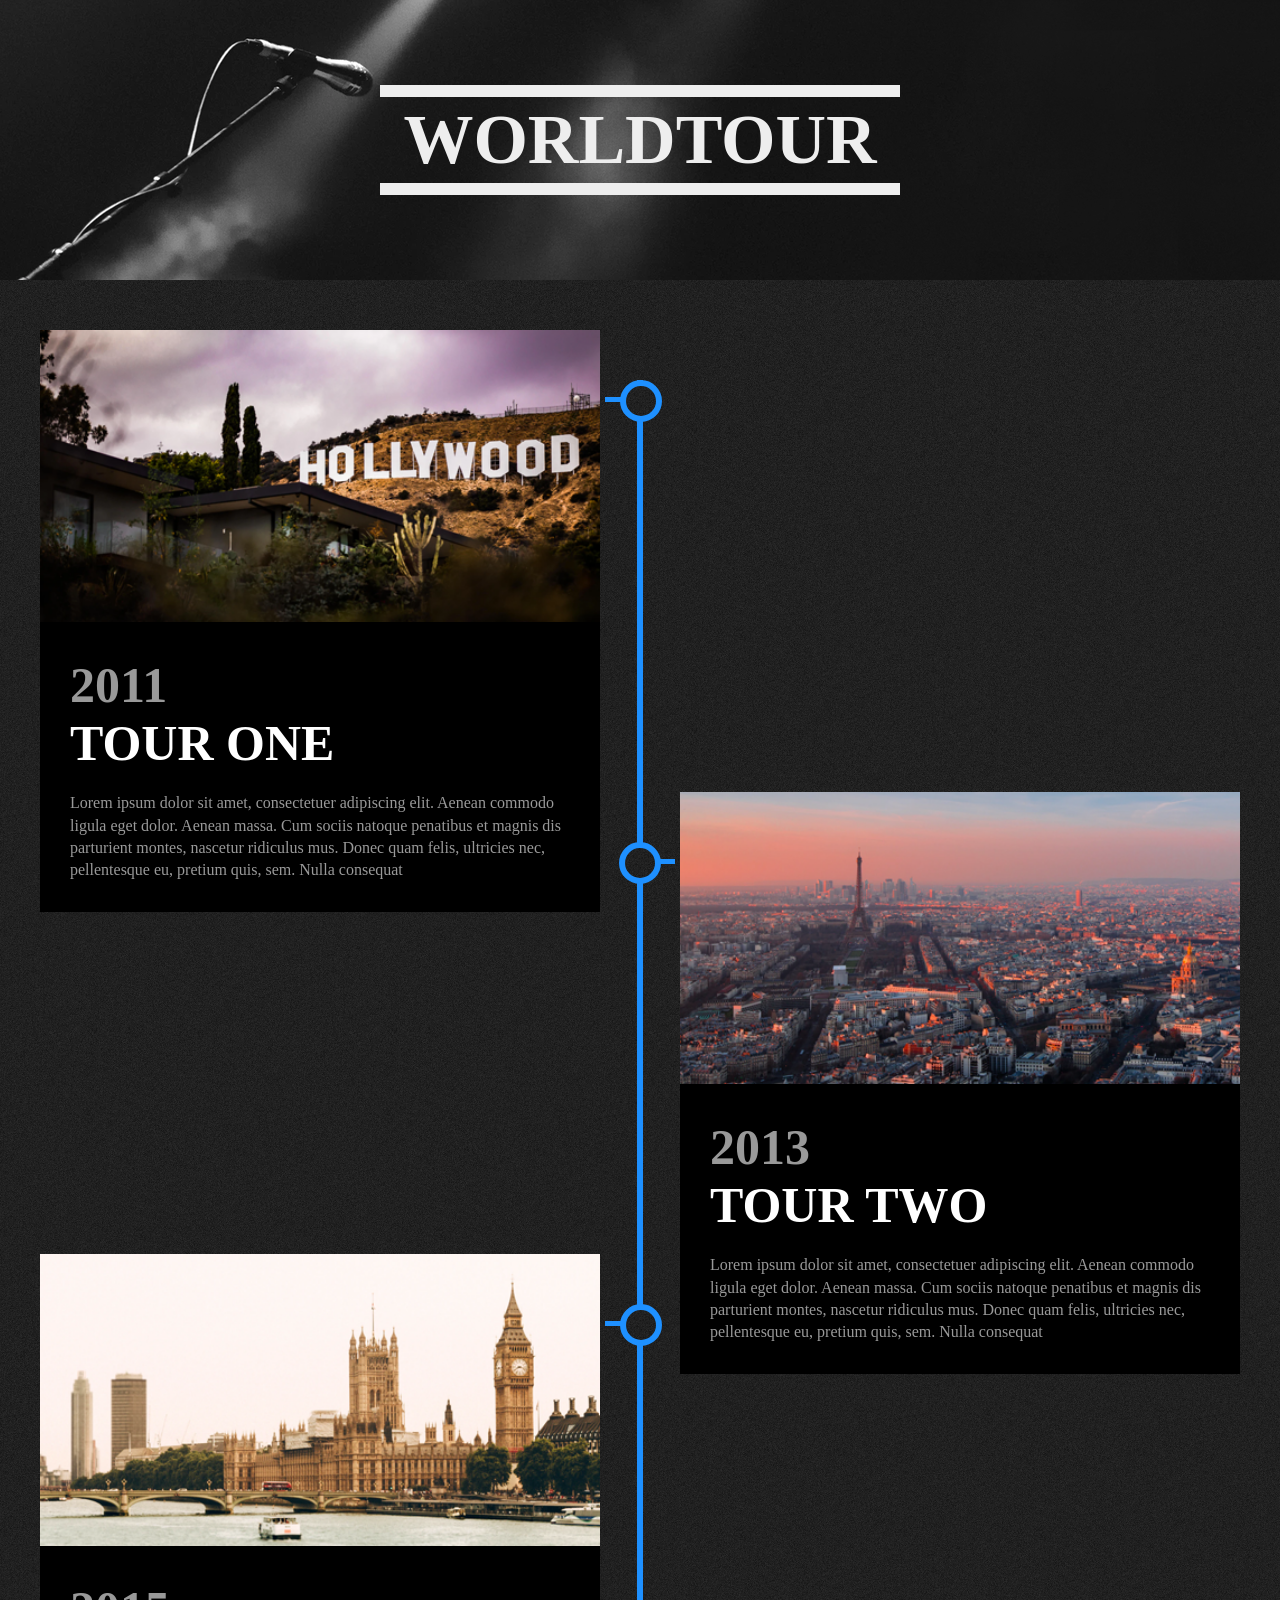
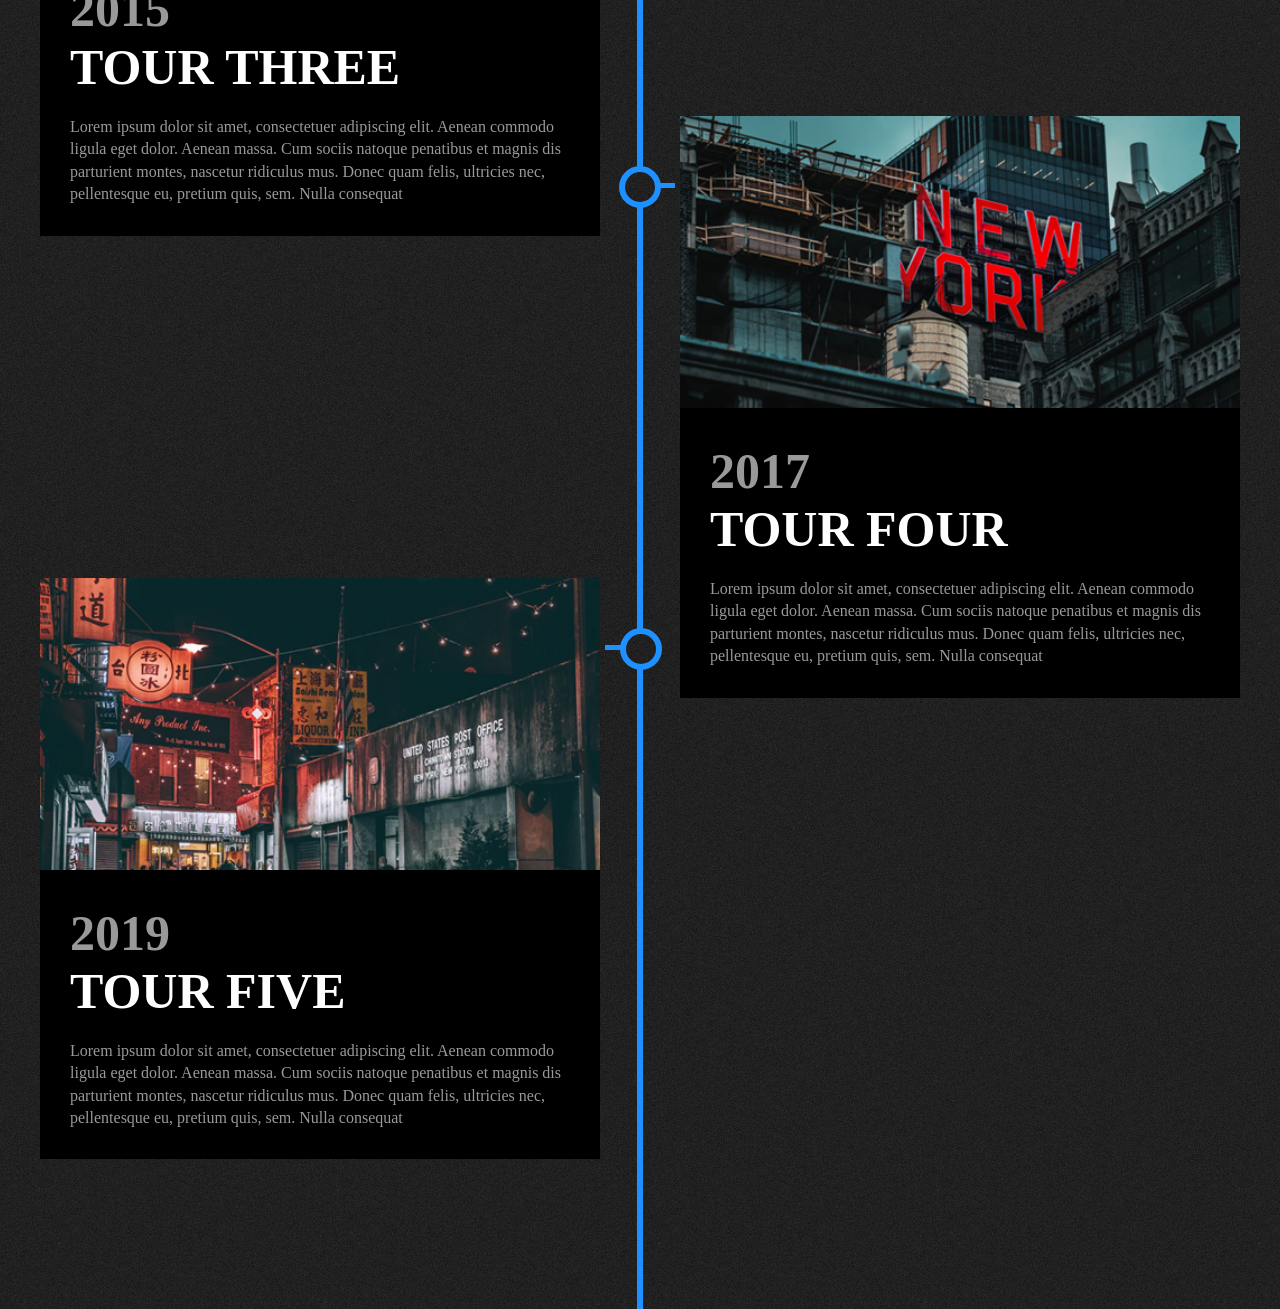
<file: html_css09/index.html>
<!DOCTYPE html>
<html>
    <head>
        <title>W O R L D T O U R</title>
        <meta name="viewport" content="width=device-width, initial-scale=1.0"> 
        <link rel="stylesheet" href="style.css">
    </head>
    <body>
        <h1 class="title">WORLDTOUR</h1>

        <div class="wrapper">
            <ul class="timeline">
                <li class="timeline-item">
                    <div class="tour">
                        <img class="tour-cover" src="images/cover01.png">
                        <div class="tour-contents">
                            <h2>
                                <strong>2011</strong>
                                TOUR ONE
                            </h2>
                            <p>
                                Lorem ipsum dolor sit amet, consectetuer adipiscing elit. Aenean commodo ligula eget dolor. Aenean massa. Cum sociis natoque penatibus et magnis dis parturient montes, nascetur ridiculus mus. Donec quam felis, ultricies nec, pellentesque eu, pretium quis, sem. Nulla consequat
                            </p>
                        </div>
                    </div>
                </li>
                
                <li class="timeline-item">
                    <div class="tour">
                        <img class="tour-cover" src="images/cover02.png">
                        <div class="tour-contents">
                            <h2>
                                <strong>2013</strong>
                                TOUR TWO
                            </h2>
                            <p>
                                Lorem ipsum dolor sit amet, consectetuer adipiscing elit. Aenean commodo ligula eget dolor. Aenean massa. Cum sociis natoque penatibus et magnis dis parturient montes, nascetur ridiculus mus. Donec quam felis, ultricies nec, pellentesque eu, pretium quis, sem. Nulla consequat
                            </p>
                        </div>
                    </div>
                </li>

                <li class="timeline-item">
                    <div class="tour">
                        <img class="tour-cover" src="images/cover03.png">
                        <div class="tour-contents">
                            <h2>
                                <strong>2015</strong>
                                TOUR THREE
                            </h2>
                            <p>
                                Lorem ipsum dolor sit amet, consectetuer adipiscing elit. Aenean commodo ligula eget dolor. Aenean massa. Cum sociis natoque penatibus et magnis dis parturient montes, nascetur ridiculus mus. Donec quam felis, ultricies nec, pellentesque eu, pretium quis, sem. Nulla consequat
                            </p>
                        </div>
                    </div>
                </li>

                <li class="timeline-item">
                    <div class="tour">
                        <img class="tour-cover" src="images/cover04.png">
                        <div class="tour-contents">
                            <h2>
                                <strong>2017</strong>
                                TOUR FOUR
                            </h2>
                            <p>
                                Lorem ipsum dolor sit amet, consectetuer adipiscing elit. Aenean commodo ligula eget dolor. Aenean massa. Cum sociis natoque penatibus et magnis dis parturient montes, nascetur ridiculus mus. Donec quam felis, ultricies nec, pellentesque eu, pretium quis, sem. Nulla consequat
                            </p>
                        </div>
                    </div>
                </li>

                <li class="timeline-item">
                    <div class="tour">
                        <img class="tour-cover" src="images/cover05.png">
                        <div class="tour-contents">
                            <h2>
                                <strong>2019</strong>
                                TOUR FIVE
                            </h2>
                            <p>
                                Lorem ipsum dolor sit amet, consectetuer adipiscing elit. Aenean commodo ligula eget dolor. Aenean massa. Cum sociis natoque penatibus et magnis dis parturient montes, nascetur ridiculus mus. Donec quam felis, ultricies nec, pellentesque eu, pretium quis, sem. Nulla consequat
                            </p>
                        </div>
                    </div>
                </li>
            </ul>
        </div>

    </body>
</html>
</file>
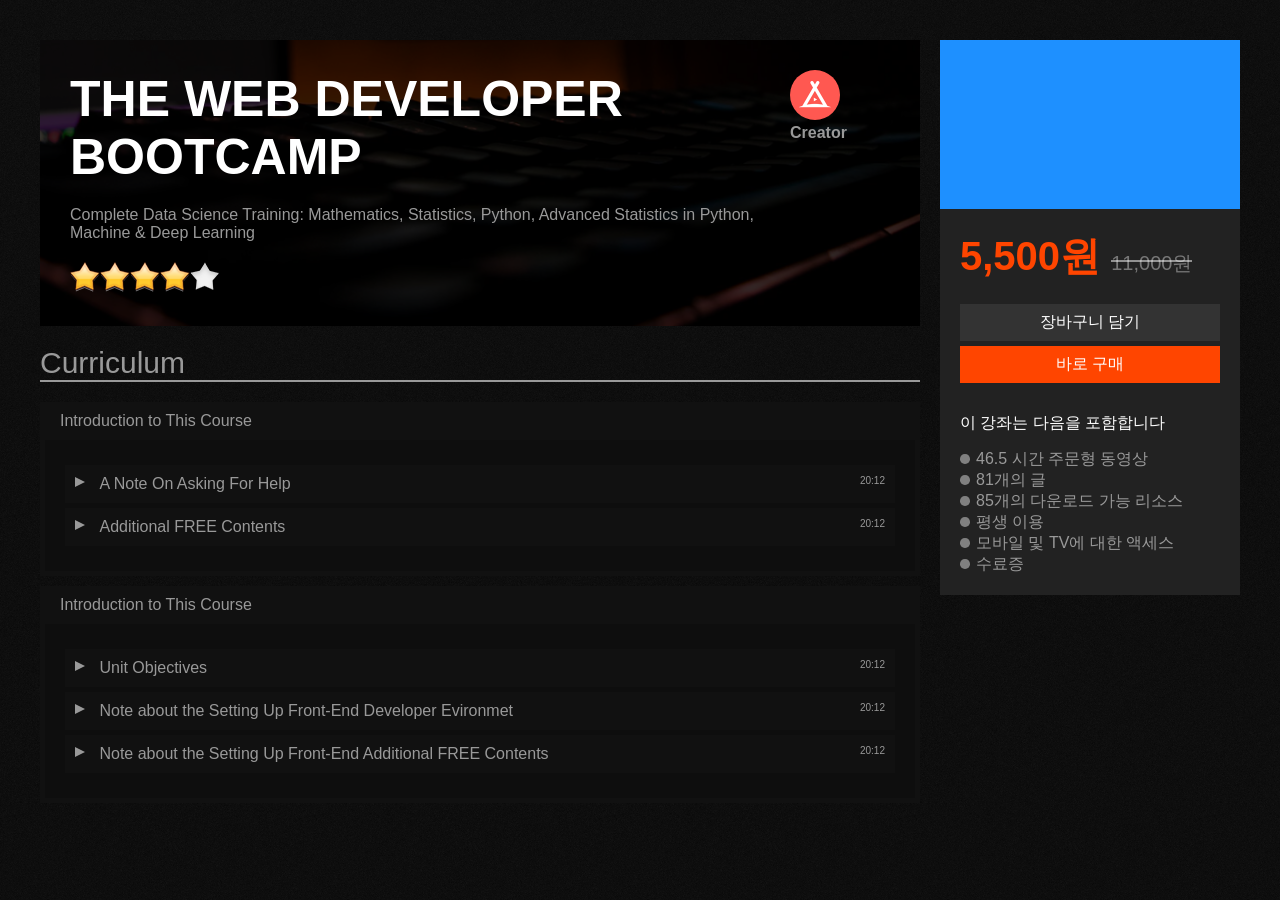
<file: html_css10/index.html>
<!DOCTYPE html>
<html>
    <head>
        <link rel="stylesheet" href="style.css">
        <meta name="viewport" content="width=device-width, initial-scale=1.0"> 
    </head>
    <body>
        <div class="contents">
            <div class="l_wrapper">
                
                <div class="l_sidebar">
                    <div class="checkout clearfix">
                        <div class="video">
                            <iframe class="video-iframe" title="vimeo-player" src="https://player.vimeo.com/video/1188880707?h=d4618be9fe" width="640" height="360" frameborder="0" referrerpolicy="strict-origin-when-cross-origin" allow="autoplay; fullscreen; picture-in-picture; clipboard-write; encrypted-media; web-share"   allowfullscreen></iframe>
                        </div>
                        <div class="checkout-section">
                            <p class="price">
                                5,500원
                                <span class="price-origin">11,000원</span>
                            </p>
                        </div>
                        <div class="checkout-section">
                            <a class="button button_block mb_5" href="">
                                장바구니 담기
                            </a>
                            <a class="button button_block button_important" href="">
                                바로 구매
                            </a>
                        </div>
                        <div class="checkout-section">
                            <p class="description pt_10 mb_15">이 강좌는 다음을 포함합니다</p>
                            <ul class="list">
                                <li>46.5 시간 주문형 동영상</li>
                                <li>81개의 글</li>
                                <li>85개의 다운로드 가능 리소스</li>
                                <li>평생 이용</li>
                                <li>모바일 및 TV에 대한 액세스</li>
                                <li>수료증</li>

                            </ul>
                        </div>
                    </div>
                </div>

                <div class="l_main">
                    <div class="course">
                        <div class="course-cover">
                            <div class="course-creator">
                                <img class="course-creator-logo" src="images/logo.png">
                                <div class="course-creator-contents">
                                    <strong>Creator</strong>
                                </div>
                            </div>
                            <div class="course-title">
                                <h1>The Web Developer Bootcamp</h1>
                                <p>Complete Data Science Training: Mathematics, Statistics, Python, Advanced Statistics in Python, Machine & Deep Learning</p>
                                <div class="star s04">4</div>
                            </div>
                        </div>
                        <div class="course-section">
                            <h2> Curriculum </h2>
                            <div class="course-section-contents">
                                <ul class="curriculum">
                                    <li class="curriculum-item clearfix">
                                        <h3>Introduction to This Course</h3>
                                        <ul class="curriculum-item-list">
                                            <li>
                                                <a class="curriculum-link" href="">
                                                    <span class="runningtime">20:12</span>
                                                    A Note On Asking For Help
                                                </a>
                                            </li>
                                            <li>
                                                <a class="curriculum-link" href="">
                                                    <span class="runningtime">20:12</span>
                                                    Additional FREE Contents
                                                </a>
                                            </li>
                                        </ul>
                                    </li>

                                    <li class="curriculum-item clearfix">
                                        <h3>Introduction to This Course</h3>
                                        <ul class="curriculum-item-list">
                                            <li>
                                                <a class="curriculum-link" href="">
                                                    <span class="runningtime">20:12</span>
                                                    Unit Objectives
                                                </a>
                                            </li>
                                            <li>
                                                <a class="curriculum-link" href="">
                                                    <span class="runningtime">20:12</span>
                                                    Note about the Setting Up Front-End Developer Evironmet
                                                </a>
                                            </li>
                                            <li>
                                                <a class="curriculum-link" href="">
                                                    <span class="runningtime">20:12</span>
                                                    Note about the Setting Up Front-End Additional FREE Contents
                                                </a>
                                            </li>
                                        </ul>
                                    </li>
                                </ul>
                            </div>
                        </div>
                    </div>
                </div>
            </div>
        </div>
    </body>
</html>
</file>
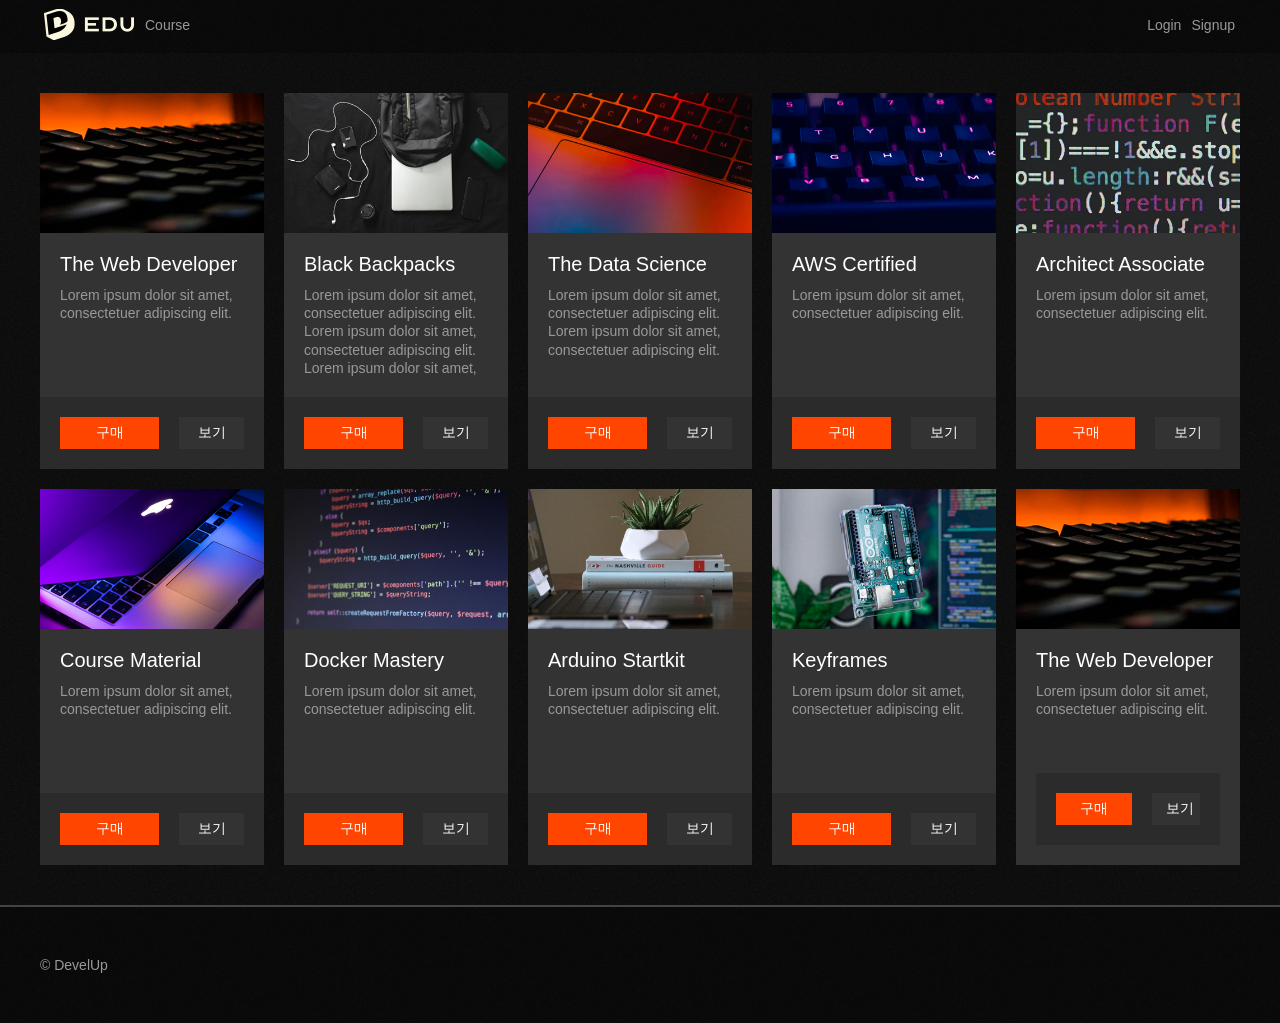
<file: html_css11/index.html>
<!DOCTYPE html>
<html>
    <head>
        <title>Course</title>
        <meta chaset="utf-8">
        <meta name="viewport" content="width=device-width, initial-scale=1.0"> 
        <link rel="stylesheet" href="style.css">
    </head>
    <body>

        <div class="header">
			<div class="l_wrapper clearfix">
                <a class="header-logo" href="">
                    <img src="images/header-logo.png">
                </a>
                <ul class="header-menu">
                    <li><a href="">Course</a></li>
                </ul>
                <ul class="header-menu header-menu_right">
                    <li><a href="">Login</a></li>
                    <li><a href="">Signup</a></li>
                </ul>
            </div>
        </div>
		
		<div class="contents">
			<div class="l_wrapper">
                <ul class="l_row clearfix">
                    <li class="l_col l_col_five l_col_mid_4_12 l_col_tab_4_12 l_col_mob_12_12 l_col_ld_2_12">
                        <div class="item">
                            <img class="item-cover" src="images/cover01.png">
                            <div class="item-contents">
                                <h2>The Web Developer</h2>
                                <p>Lorem ipsum dolor sit amet, consectetuer adipiscing elit. </p>
                            </div>
                            <div class="item-footer">
                                <ul class="l_row clearfix">
                                    <li class="l_col l_col_7_12">
                                        <a class="button button_block button_important" href="">구매</a>
                                    </li>
                                    <li class="l_col l_col_5_12">
                                        <a class="button button_block" href="">보기</a>
                                    </li>
                                </ul>
                            </div>
                        </div>
                    </li>
                    <li class="l_col l_col_five l_col_mid_4_12 l_col_tab_4_12 l_col_mob_12_12 l_col_ld_2_12">
                        <div class="item">
                            <img class="item-cover" src="images/cover02.png">
                            <div class="item-contents">
                                <h2>Black Backpacks</h2>
                                <p>Lorem ipsum dolor sit amet, consectetuer adipiscing elit.
                                    Lorem ipsum dolor sit amet, consectetuer adipiscing elit.
                                    Lorem ipsum dolor sit amet, consectetuer adipiscing elit.
                                    Lorem ipsum dolor sit amet, consectetuer adipiscing elit.
                                    Lorem ipsum dolor sit amet, consectetuer adipiscing elit.
                                    Lorem ipsum dolor sit amet, consectetuer adipiscing elit. </p>
                            </div>
                            <div class="item-footer">
                                <ul class="l_row clearfix">
                                    <li class="l_col l_col_7_12">
                                        <a class="button button_block button_important" href="">구매</a>
                                    </li>
                                    <li class="l_col l_col_5_12">
                                        <a class="button button_block" href="">보기</a>
                                    </li>
                                </ul>
                            </div>
                        </div>
                    </li>
                    <li class="l_col l_col_five l_col_mid_4_12 l_col_tab_4_12 l_col_mob_12_12 l_col_ld_2_12">
                        <div class="item">
                            <img class="item-cover" src="images/cover03.png">
                            <div class="item-contents">
                                <h2>The Data Science</h2>
                                <p>Lorem ipsum dolor sit amet, consectetuer adipiscing elit.
                                    Lorem ipsum dolor sit amet, consectetuer adipiscing elit. </p>
                            </div>
                            <div class="item-footer">
                                <ul class="l_row clearfix">
                                    <li class="l_col l_col_7_12">
                                        <a class="button button_block button_important" href="">구매</a>
                                    </li>
                                    <li class="l_col l_col_5_12">
                                        <a class="button button_block" href="">보기</a>
                                    </li>
                                </ul>
                            </div>
                        </div>
                    </li>
                    <li class="l_col l_col_five l_col_mid_4_12 l_col_tab_4_12 l_col_mob_12_12 l_col_ld_2_12">
                        <div class="item">
                            <img class="item-cover" src="images/cover04.png">
                            <div class="item-contents">
                                <h2>AWS Certified</h2>
                                <p>Lorem ipsum dolor sit amet, consectetuer adipiscing elit. </p>
                            </div>
                            <div class="item-footer">
                                <ul class="l_row clearfix">
                                    <li class="l_col l_col_7_12">
                                        <a class="button button_block button_important" href="">구매</a>
                                    </li>
                                    <li class="l_col l_col_5_12">
                                        <a class="button button_block" href="">보기</a>
                                    </li>
                                </ul>
                            </div>
                        </div>
                    </li>
                    <li class="l_col l_col_five l_col_mid_4_12 l_col_tab_4_12 l_col_mob_12_12 l_col_ld_2_12">
                        <div class="item">
                            <img class="item-cover" src="images/cover05.png">
                            <div class="item-contents">
                                <h2>Architect Associate</h2>
                                <p>Lorem ipsum dolor sit amet, consectetuer adipiscing elit. </p>
                            </div>
                            <div class="item-footer">
                                <ul class="l_row clearfix">
                                    <li class="l_col l_col_7_12">
                                        <a class="button button_block button_important" href="">구매</a>
                                    </li>
                                    <li class="l_col l_col_5_12">
                                        <a class="button button_block" href="">보기</a>
                                    </li>
                                </ul>
                            </div>
                        </div>
                    </li>
                    <li class="l_col l_col_five l_col_mid_4_12 l_col_tab_4_12 l_col_mob_12_12 l_col_ld_2_12">
                        <div class="item">
                            <img class="item-cover" src="images/cover06.png">
                            <div class="item-contents">
                                <h2>Course Material</h2>
                                <p>Lorem ipsum dolor sit amet, consectetuer adipiscing elit. </p>
                            </div>
                            <div class="item-footer">
                                <ul class="l_row clearfix">
                                    <li class="l_col l_col_7_12">
                                        <a class="button button_block button_important" href="">구매</a>
                                    </li>
                                    <li class="l_col l_col_5_12">
                                        <a class="button button_block" href="">보기</a>
                                    </li>
                                </ul>
                            </div>
                        </div>
                    </li>
                    <li class="l_col l_col_five l_col_mid_4_12 l_col_tab_4_12 l_col_mob_12_12 l_col_ld_2_12">
                        <div class="item">
                            <img class="item-cover" src="images/cover07.png">
                            <div class="item-contents">
                                <h2>Docker Mastery</h2>
                                <p>Lorem ipsum dolor sit amet, consectetuer adipiscing elit. </p>
                            </div>
                            <div class="item-footer">
                                <ul class="l_row clearfix">
                                    <li class="l_col l_col_7_12">
                                        <a class="button button_block button_important" href="">구매</a>
                                    </li>
                                    <li class="l_col l_col_5_12">
                                        <a class="button button_block" href="">보기</a>
                                    </li>
                                </ul>
                            </div>
                        </div>
                    </li>
                    <li class="l_col l_col_five l_col_mid_4_12 l_col_tab_4_12 l_col_mob_12_12 l_col_ld_2_12">
                        <div class="item">
                            <img class="item-cover" src="images/cover08.png">
                            <div class="item-contents">
                                <h2>Arduino Startkit</h2>
                                <p>Lorem ipsum dolor sit amet, consectetuer adipiscing elit. </p>
                            </div>
                            <div class="item-footer">
                                <ul class="l_row clearfix">
                                    <li class="l_col l_col_7_12">
                                        <a class="button button_block button_important" href="">구매</a>
                                    </li>
                                    <li class="l_col l_col_5_12">
                                        <a class="button button_block" href="">보기</a>
                                    </li>
                                </ul>
                            </div>
                        </div>
                    </li>
                    <li class="l_col l_col_five l_col_mid_4_12 l_col_tab_4_12 l_col_mob_12_12 l_col_ld_2_12">
                        <div class="item">
                            <img class="item-cover" src="images/cover09.png">
                            <div class="item-contents">
                                <h2>Keyframes</h2>
                                <p>Lorem ipsum dolor sit amet, consectetuer adipiscing elit. </p>
                            </div>
                            <div class="item-footer">
                                <ul class="l_row clearfix">
                                    <li class="l_col l_col_7_12">
                                        <a class="button button_block button_important" href="">구매</a>
                                    </li>
                                    <li class="l_col l_col_5_12">
                                        <a class="button button_block" href="">보기</a>
                                    </li>
                                </ul>
                            </div>
                        </div>
                    </li>
                    <li class="l_col l_col_five l_col_mid_4_12 l_col_tab_4_12 l_col_mob_12_12 l_col_ld_2_12">
                        <div class="item">
                            <img class="item-cover" src="images/cover01.png">
                            <div class="item-contents">
                                <h2>The Web Developer</h2>
                                <p>Lorem ipsum dolor sit amet, consectetuer adipiscing elit. </p>
                                <div class="item-footer">
                                <ul class="l_row clearfix">
                                    <li class="l_col l_col_7_12">
                                        <a class="button button_block button_important" href="">구매</a>
                                    </li>
                                    <li class="l_col l_col_5_12">
                                        <a class="button button_block" href="">보기</a>
                                    </li>
                                </ul>
                            </div>
                            </div>
                        </div>
                    </li>
                </ul>
			</div>
		</div>

        <div class="footer">
			<div class="l_wrapper">
                &copy; DevelUp
            </div>
        </div>

    </body>
</html>
</file>
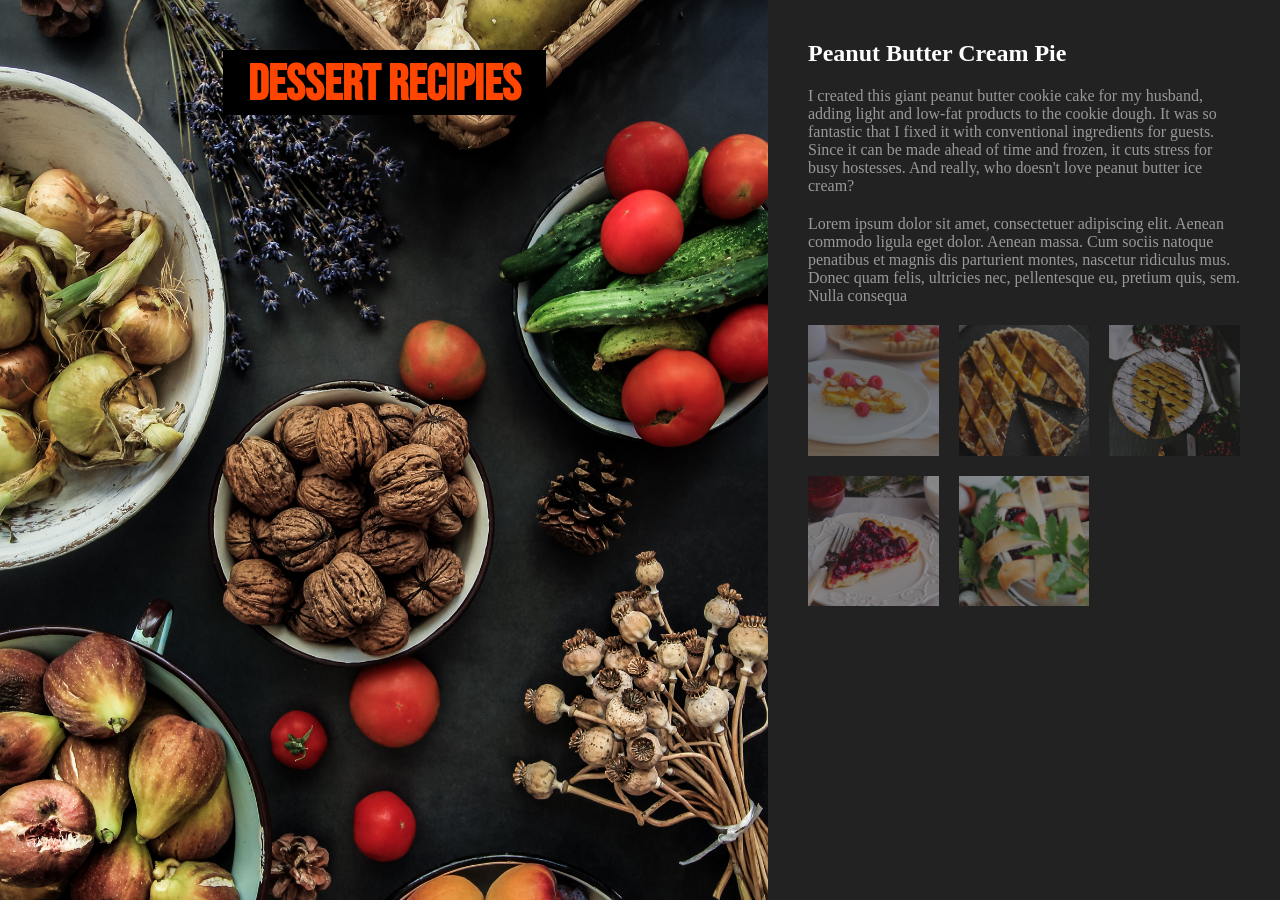
<file: html_css12/index.html>
<!DOCTYPE html>
<html>
    <head>
        <title>PIE</title>
        <meta name="viewport" content="width=device-width, user-scalable=yes">
        <link rel="stylesheet" href="style.css">
        <link href="https://fonts.googleapis.com/css2?family=Bebas+Neue&display=swap" rel="stylesheet">
    </head>
    <body>
        <div class="cover">
            <h1 class="cover-title">DESSERT RECIPIES</h1>
        </div>
        <div class="contents">
            <div class="contents-section">
                <img class="contents-section-cover" src="images/pie.png">
                <h2>
                    <span>Peanut Butter</span>
                    <span>Cream Pie</span>
                </h2>
                <p>
                    I created this giant peanut butter cookie cake for my husband, adding light and low-fat products to the cookie dough. It was so fantastic that I fixed it with conventional ingredients for guests. Since it can be made ahead of time and frozen, it cuts stress for busy hostesses. And really, who doesn't love peanut butter ice cream?
                </p>
                <p>
                    Lorem ipsum dolor sit amet, consectetuer adipiscing elit. Aenean commodo ligula eget dolor. Aenean massa. Cum sociis natoque penatibus et magnis dis parturient montes, nascetur ridiculus mus. Donec quam felis, ultricies nec, pellentesque eu, pretium quis, sem. Nulla consequa
                </p>
            </div>
            <div class="contents-section">
                <ul class="l_row clearfix">
                    <li class="l_col l_col_4_12 l_col_ld_8_12 l_col_right">
                        <div class="item">
                            <img class="item-cover" src="images/cover01.png">
                        </div>
                    </li>
                    <li class="l_col l_col_4_12">
                        <div class="item">
                            <img class="item-cover" src="images/cover02.png">
                        </div>
                    </li>
                    <li class="l_col l_col_4_12">
                        <div class="item">
                            <img class="item-cover" src="images/cover03.png">
                        </div>
                    </li>
                    <li class="l_col l_col_4_12">
                        <div class="item">
                            <img class="item-cover" src="images/cover04.png">
                        </div>
                    </li>
                    <li class="l_col l_col_4_12">
                        <div class="item">
                            <img class="item-cover" src="images/cover05.png">
                        </div>
                    </li>
                </ul>
            </div>
        </div>
    </body>
</html>
</file>
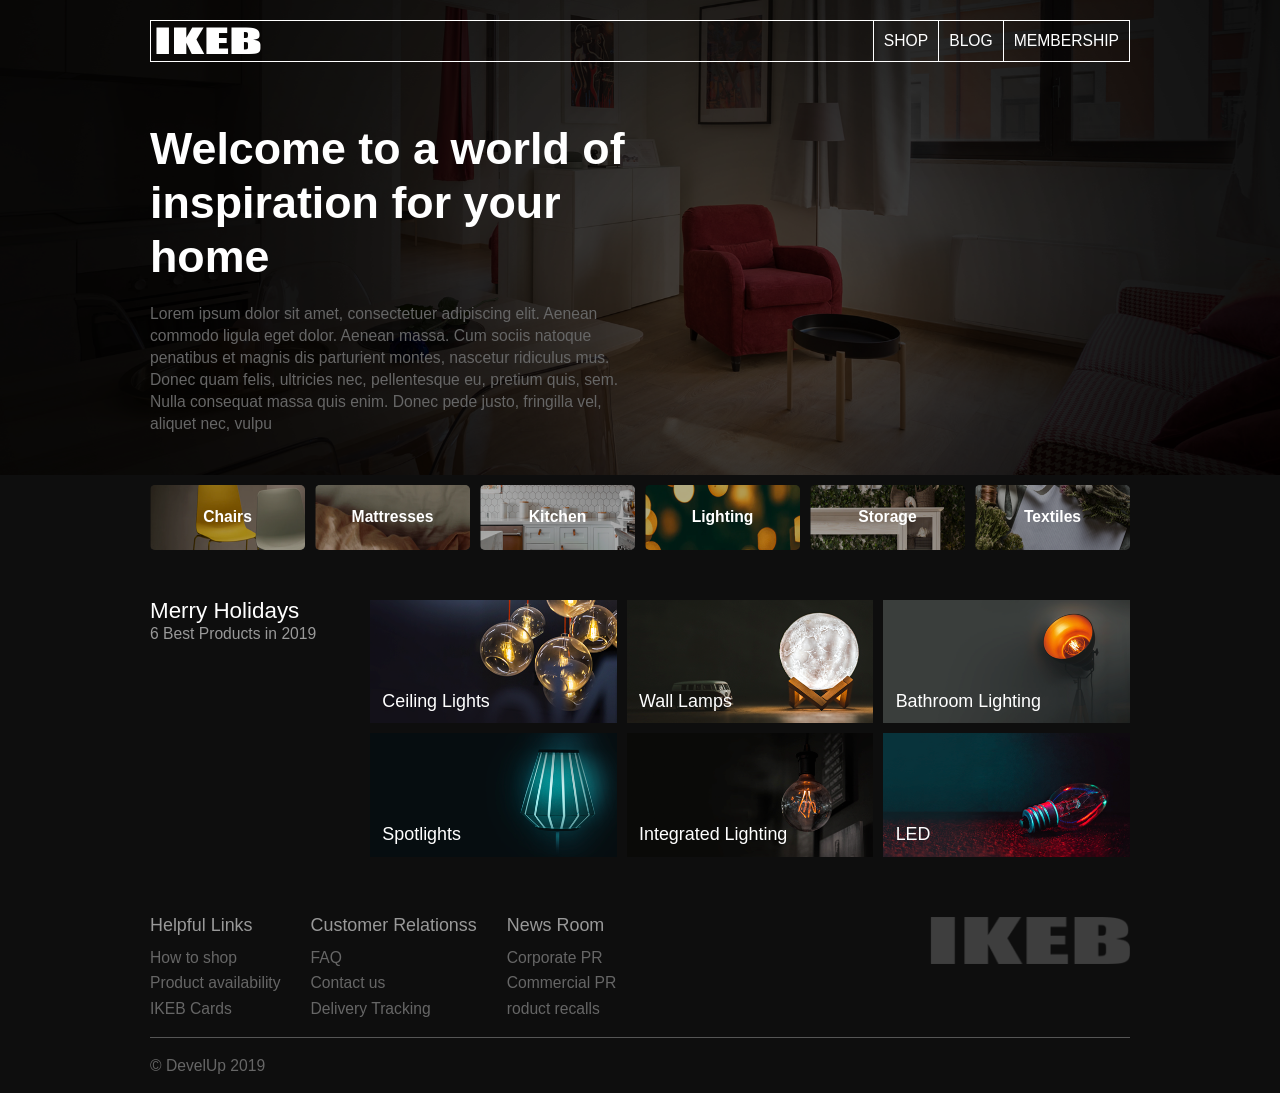
<file: html_css13/index.html>
<!DOCTYPE html>
<html>
    <head>
        <title>IKEB</title>
        <meta name="viewport" content="width=device-width, initial-scale=1.0">
        <link rel="stylesheet" href="style.css">
    </head>
    <body>
        <div class="header">
            <div class="l_wrapper">
                <div class="header-inside clearfix">
                    <a class="header-logo" href="">
                        IKEB
                    </a>
                    <ul class="header-menu">
                        <li><a href="">SHOP</a></li>
                        <li><a href="">BLOG</a></li>
                        <li><a href="">MEMBERSHIP</a></li>
                    </ul>
                </div>
            </div>
        </div>
        <div class="cover">
            <div class="l_wrapper">
                <div class="cover-contents">
                    <h1>
                        Welcome to a world of inspiration for your home
                    </h1>
                    <p>
                        Lorem ipsum dolor sit amet, consectetuer adipiscing elit. Aenean commodo ligula eget dolor. Aenean massa. Cum sociis natoque penatibus et magnis dis parturient montes, nascetur ridiculus mus. Donec quam felis, ultricies nec, pellentesque eu, pretium quis, sem. Nulla consequat massa quis enim. Donec pede justo, fringilla vel, aliquet nec, vulpu
                    </p>
                </div>
            </div>
        </div>

        <div class="contents">
            <div class="category">
                <div class="l_wrapper">
                    <div class="category-wrapper">
                        <ul class="category-list">
                            <li>
                                <a class="category-anchor" href=""><img class="category-anchor-bg"src="images/cat01.png">
                                    <strong>Chairs</strong>
                                </a>
                            </li>
                            <li>
                                <a class="category-anchor" href=""><img class="category-anchor-bg"src="images/cat02.png">
                                    <strong>Mattresses</strong>
                                </a>
                            </li>
                            <li>
                                <a class="category-anchor" href=""><img class="category-anchor-bg"src="images/cat03.png">
                                    <strong>Kitchen</strong>
                                </a>
                            </li>
                            <li>
                                <a class="category-anchor" href=""><img class="category-anchor-bg"src="images/cat04.png">
                                    <strong>Lighting</strong>
                                </a>
                            </li>
                            <li>
                                <a class="category-anchor" href=""><img class="category-anchor-bg"src="images/cat05.png">
                                    <strong>Storage</strong>
                                </a>
                            </li>
                            <li>
                                <a class="category-anchor" href=""><img class="category-anchor-bg"src="images/cat06.png">
                                    <strong>Textiles</strong>
                                </a>
                            </li>
                        </ul>
                    </div>
                </div>
            </div>
            <div class="section">
                <div class="l_wrapper clearfix">
                    <div class="l_sidebar">
                        <div class="section-title">
                            <h2>Merry Holidays</h2>
                            <p>6 Best Products in 2019</p>
                        </div>
                    </div>
                    <div class="l_main">
                        <ul class="l_row l_row_narrow clearfix">
                            <li class="l_col l_col_4_12 l_col_mb_12_12">
                                <div class="item">
                                    <img class="item-cover" src="images/light01.png">
                                    <h3>Ceiling Lights</h3>
                                </div>
                            </li>
                            
                            <li class="l_col l_col_4_12 l_col_mb_12_12">
                                <div class="item">
                                    <img class="item-cover" src="images/light02.png">
                                    <h3>Wall Lamps</h3>

                                </div>
                            </li>
                            
                            <li class="l_col l_col_4_12 l_col_mb_12_12">
                                <div class="item">
                                    <img class="item-cover" src="images/light03.png">
                                    <h3>Bathroom Lighting</h3>
                                </div>
                            </li>
                            <li class="l_col l_col_4_12 l_col_mb_12_12">
                                <div class="item">
                                    <img class="item-cover" src="images/light04.png">
                                    <h3>Spotlights</h3>
                                </div>
                            </li>
                            
                            <li class="l_col l_col_4_12 l_col_mb_12_12">
                                <div class="item">
                                    <img class="item-cover" src="images/light05.png">
                                    <h3>Integrated Lighting</h3>
                                </div>
                            </li>

                            <li class="l_col l_col_4_12 l_col_mb_12_12">
                                <div class="item">
                                    <img class="item-cover" src="images/light06.png">
                                    <h3>LED</h3>
                                </div>
                            </li>
                        </ul>
                    </div>
                </div>
            </div>
        </div>

        <div class="footer">
            <div class="l_wrapper">
                <div class="footer-contents clearfix">
                    <div class="l_sidebar l_sidebar_right">
                        <img class="footer-logo" src="images/footer-logo.png">
                    </div>
                    <div class="l_main">
                        <ul class="footer-menu clearfix">
                            <li class="footer-menu-item">
                                <h3>Helpful Links</h3>
                                <ul>
                                    <li><a href="">How to shop</a></li>
                                        <li><a href="">Product availability</a></li>
                                        <li></li><a href="">IKEB Cards</a></li>
                                </ul>
                            </li>

                            <li class="footer-menu-item">
                                <h3>Customer Relationss</h3>
                                <ul>
                                    <li><a href="">FAQ</a></li>
                                        <li><a href="">Contact us</a></li>
                                        <li></li><a href=""> Delivery Tracking</a></li>
                                </ul>
                            </li>

                            <li class="footer-menu-item">
                                <h3>News Room</h3>
                                <ul>
                                    <li><a href="">Corporate PR</a></li>
                                        <li><a href="">Commercial PR</a></li>
                                        <li></li><a href="">roduct recalls</a></li>
                                </ul>
                            </li>
                        </ul>
                    </div>
                </div>
                <div class="footer-copyright">
                    &copy; DevelUp 2019
                </div>
            </div>
        </div>
    </body>
</html>
</file>
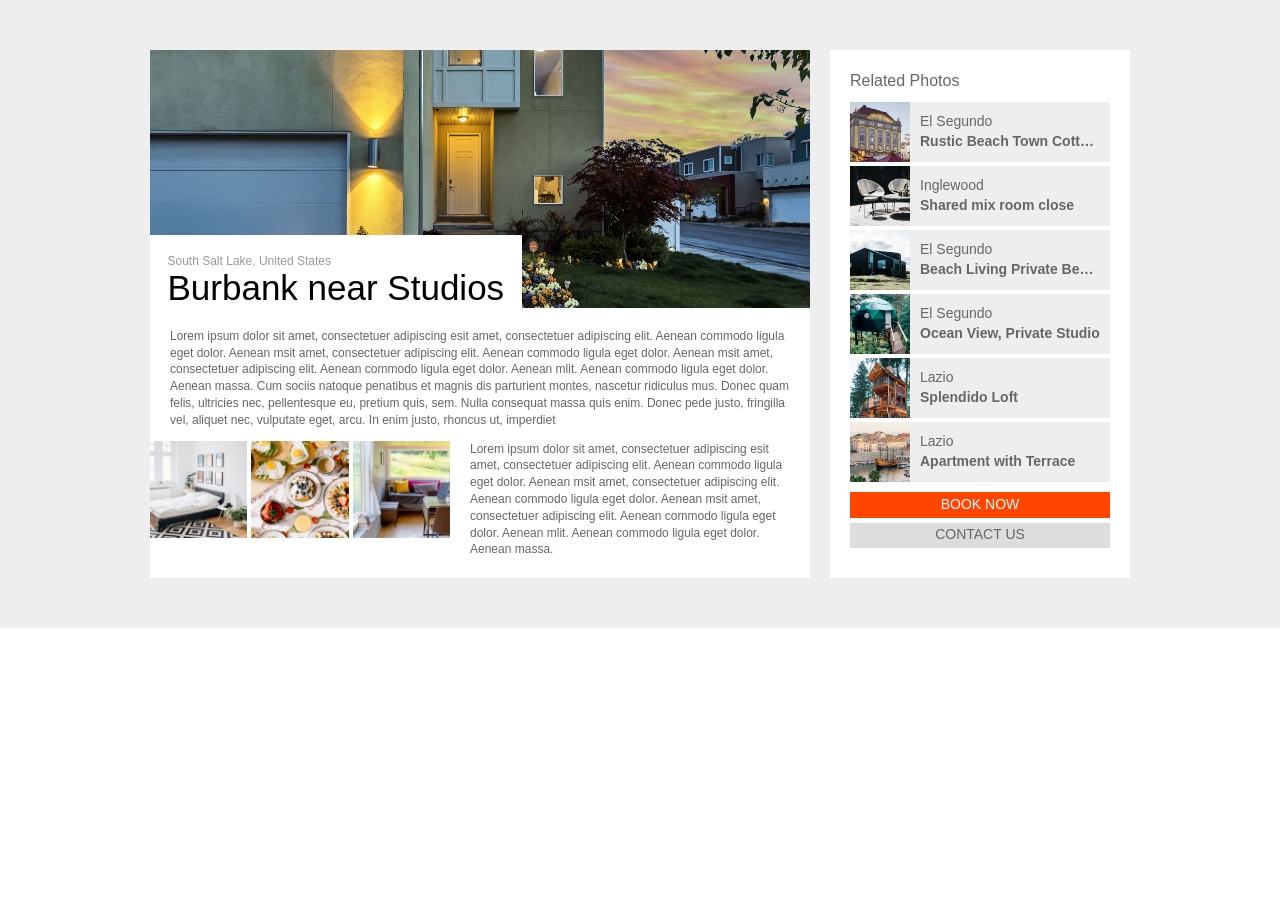
<file: html_css15/index.html>
<!DOCTYPE html>
<html>
<head>
    <title>HOTEL</title>
    <meta name="viewport" content="width=device-width, initial-scale=1.0">
    <link rel="stylesheet" href="style.css">
</head>
<body>
    <div class="section">
        <div class="l_wrapper clearfix">
            <div class="l_description">
                <div class="detail">
                    <div class="detail-header">
                        <img class="detail-cover" src="images/cover.png">
                        <div class="detail-title">
                            <p>South Salt Lake, United States</p>
                            <h1>Burbank near Studios</h1>
                        </div>
                    </div>
                    <div class="detail-contents">
                        <p>
                            Lorem ipsum dolor sit amet, consectetuer adipiscing esit amet, consectetuer adipiscing elit. Aenean commodo ligula eget dolor. Aenean msit amet, consectetuer adipiscing elit. Aenean commodo ligula eget dolor. Aenean msit amet, consectetuer adipiscing elit. Aenean commodo ligula eget dolor. Aenean mlit. Aenean commodo ligula eget dolor. Aenean massa. Cum sociis natoque penatibus et magnis dis parturient montes, nascetur ridiculus mus. Donec quam felis, ultricies nec, pellentesque eu, pretium quis, sem. Nulla consequat massa quis enim. Donec pede justo, fringilla vel, aliquet nec, vulputate eget, arcu. In enim justo, rhoncus ut, imperdiet
                        </p>
                        <div class="detail-point">
                            <ul class="l_row l_row_thin clearfix">
                                <li class="l_col l_col_4_12">
                                    <div class="point">
                                        <img class="point-cover" src="images/point01.png">
                                    </div>
                                </li>
                                <li class="l_col l_col_4_12">
                                    <div class="point">
                                        <img class="point-cover" src="images/point02.png">
                                    </div>
                                </li>
                                <li class="l_col l_col_4_12">
                                    <div class="point">
                                        <img class="point-cover" src="images/point03.png">
                                    </div>
                                </li>
                            </ul>
                        </div>

                        <p>
                            Lorem ipsum dolor sit amet, consectetuer adipiscing esit amet, consectetuer adipiscing elit. Aenean commodo ligula eget dolor. Aenean msit amet, consectetuer adipiscing elit. Aenean commodo ligula eget dolor. Aenean msit amet, consectetuer adipiscing elit. Aenean commodo ligula eget dolor. Aenean mlit. Aenean commodo ligula eget dolor. Aenean massa. 
                        </p>
                    </div>
                </div>
            </div>

            <div class="l_summary">
                <div class="sidebar-box">
                    <div class="list">
                        <h2 class="list-title">Related Photos</h2>
                    </div>
                    <ul class="l_row l_row_thin clearfix">
                        <li class="l_col l_col_12_12 l_col_tablet_6_12 l_col_mobile_12_12">
                            <div class="item clearfix">
                                <img class="item-cover" src="images/icon01.png">
                                <div class="item-contents">
                                    <p>El Segundo</p>
                                    <h3>Rustic Beach Town Cottage</h3>
                                </div>
                            </div>
                        </li>

                        <li class="l_col l_col_12_12 l_col_tablet_6_12 l_col_mobile_12_12">
                            <div class="item clearfix">
                                <img class="item-cover" src="images/icon02.png">
                                <div class="item-contents">
                                    <p>Inglewood</p>
                                    <h3>Shared mix room close</h3>
                                </div>
                            </div>
                        </li>

                        <li class="l_col l_col_12_12 l_col_tablet_6_12 l_col_mobile_12_12">
                            <div class="item clearfix">
                                <img class="item-cover" src="images/icon03.png">
                                <div class="item-contents">
                                    <p>El Segundo</p>
                                    <h3>Beach Living Private Bedroom</h3>
                                </div>
                            </div>
                        </li>

                        <li class="l_col l_col_12_12 l_col_tablet_6_12 l_col_mobile_12_12">
                            <div class="item clearfix">
                                <img class="item-cover" src="images/icon04.png">
                                <div class="item-contents">
                                    <p>El Segundo</p>
                                    <h3>Ocean View, Private Studio</h3>
                                </div>
                            </div>
                        </li>

                        <li class="l_col l_col_12_12 l_col_tablet_6_12 l_col_mobile_12_12">
                            <div class="item clearfix">
                                <img class="item-cover" src="images/icon05.png">
                                <div class="item-contents">
                                    <p>Lazio</p>
                                    <h3>Splendido Loft</h3>
                                </div>
                            </div>
                        </li>

                        <li class="l_col l_col_12_12 l_col_tablet_6_12 l_col_mobile_12_12">
                            <div class="item clearfix">
                                <img class="item-cover" src="images/icon06.png">
                                <div class="item-contents">
                                    <p>Lazio</p>
                                    <h3>Apartment with Terrace</h3>
                                </div>
                            </div>
                        </li>
                    </ul>
                    <div class="controls">
                        <a class="button button_block button_important mb_5" href=""> BOOK NOW</a>
                        <a class="button button_block" href="">CONTACT US</a>
                    </div>
                </div>
            </div>

        </div>
    </div>
</body>
</html>
</file>
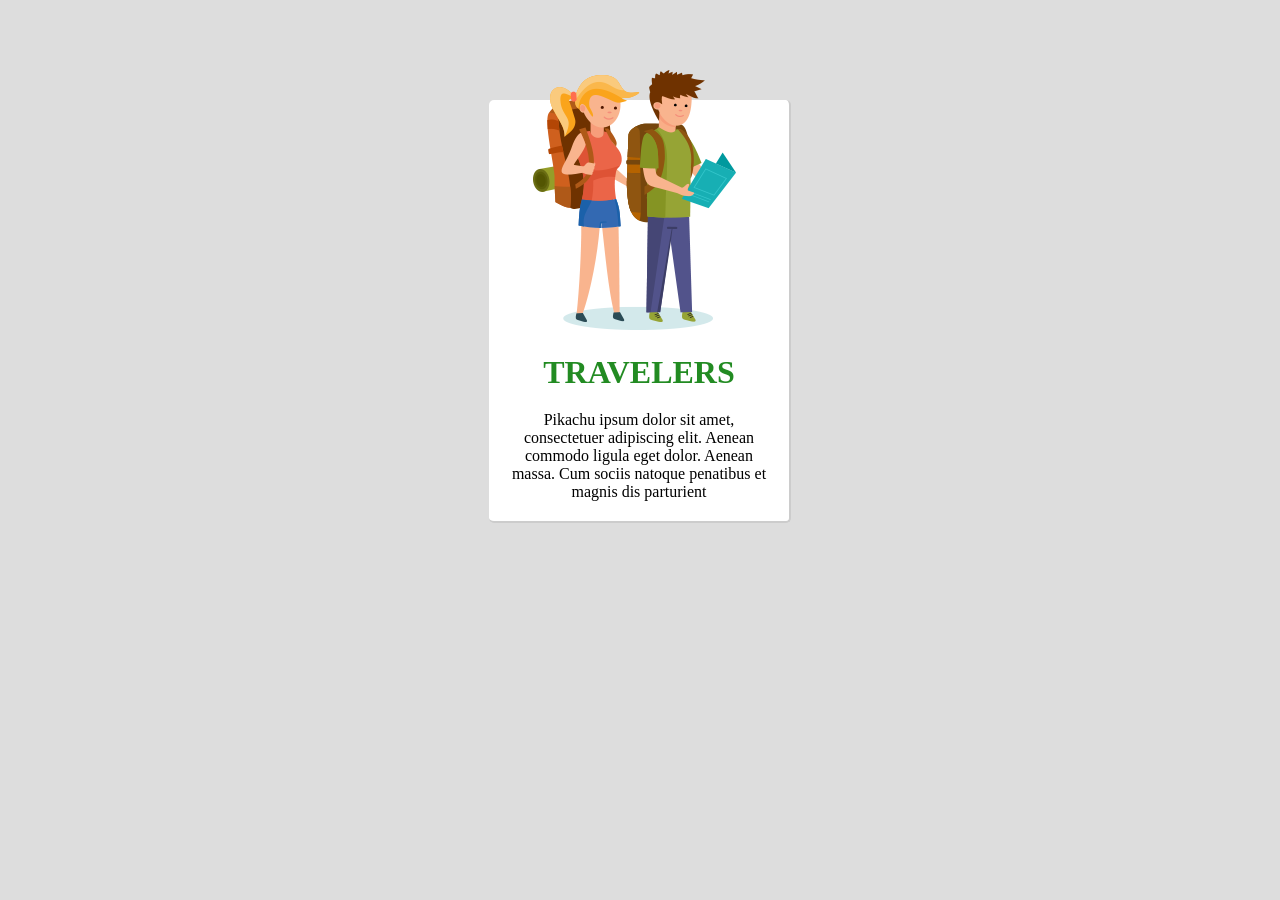
<file: html_css09/basic/02-negative-margin/start/index.html>
<!DOCTYPE html>
<html>
    <head>
        <link rel="stylesheet" href="style.css">
        <title>CAMP</title>
    </head>
    <body>

        <div class="camp">
            <img src="images/people.png">
            <h1>TRAVELERS</h1>
            <p>Pikachu ipsum dolor sit amet, consectetuer adipiscing elit. Aenean commodo ligula eget dolor. Aenean massa. Cum sociis natoque penatibus et magnis dis parturient</p>
        </div>

    </body>
</html>
</file>
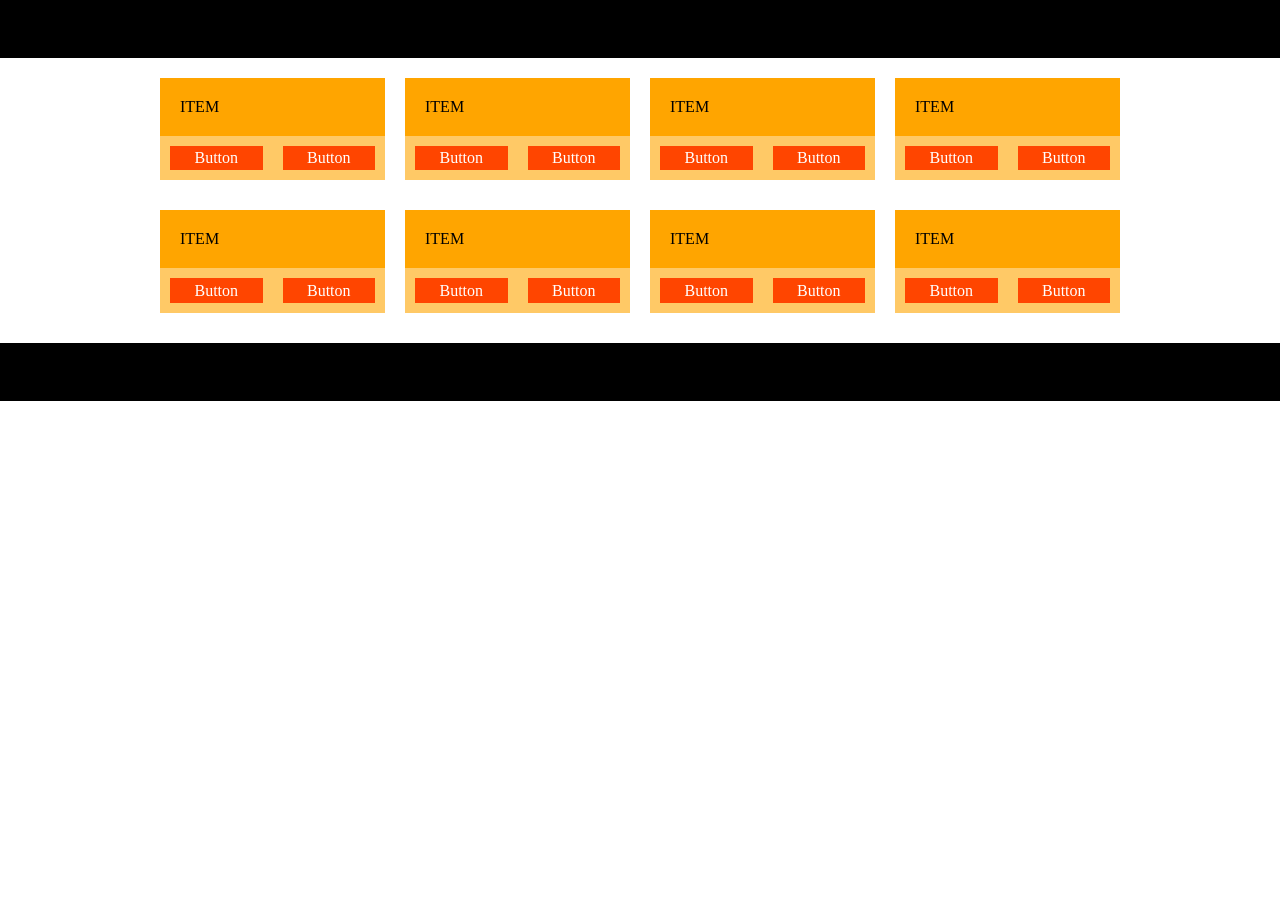
<file: html_css12/grid.html>
<!DOCTYPE html>
<html>
    <head>
        <link rel="stylesheet" href="grid.css">
        <title>GRID</title>        
    </head>
    <body>

        <div class="header">
            <div class="l_wrapper">
                Header
            </div>
        </div>

        <div class="contents">
            <div class="l_wrapper">
                <ul class="l_row clearfix">
                    <li class="l_col l_col_3_12">
                        <div class="item">
                            <div class="item-contents">ITEM</div>
                            <div class="item-footer">
                                <div class="l_row clearfix">
                                    <div class="l_col l_col_6_12">
                                        <a class="anchor" href="">Button</a>
                                    </div>
                                    <div class="l_col l_col_6_12">
                                        <a class="anchor" href="">Button</a>
                                    </div>
                                </div>
                            </div>
                        </div>
                    </li>
                    <li class="l_col l_col_3_12">
                        <div class="item">
                            <div class="item-contents">ITEM</div>
                            <div class="item-footer">
                                <div class="l_row clearfix">
                                    <div class="l_col l_col_6_12">
                                        <a class="anchor" href="">Button</a>
                                    </div>
                                    <div class="l_col l_col_6_12">
                                        <a class="anchor" href="">Button</a>
                                    </div>
                                </div>
                            </div>
                        </div>
                    </li>
                    <li class="l_col l_col_3_12">
                        <div class="item">
                            <div class="item-contents">ITEM</div>
                            <div class="item-footer">
                                <div class="l_row clearfix">
                                    <div class="l_col l_col_6_12">
                                        <a class="anchor" href="">Button</a>
                                    </div>
                                    <div class="l_col l_col_6_12">
                                        <a class="anchor" href="">Button</a>
                                    </div>
                                </div>
                            </div>
                        </div>
                    </li>
                    <li class="l_col l_col_3_12">
                        <div class="item">
                            <div class="item-contents">ITEM</div>
                            <div class="item-footer">
                                <div class="l_row clearfix">
                                    <div class="l_col l_col_6_12">
                                        <a class="anchor" href="">Button</a>
                                    </div>
                                    <div class="l_col l_col_6_12">
                                        <a class="anchor" href="">Button</a>
                                    </div>
                                </div>
                            </div>
                        </div>
                    </li>
                    <li class="l_col l_col_3_12">
                        <div class="item">
                            <div class="item-contents">ITEM</div>
                            <div class="item-footer">
                                <div class="l_row clearfix">
                                    <div class="l_col l_col_6_12">
                                        <a class="anchor" href="">Button</a>
                                    </div>
                                    <div class="l_col l_col_6_12">
                                        <a class="anchor" href="">Button</a>
                                    </div>
                                </div>
                            </div>
                        </div>
                    </li>
                    <li class="l_col l_col_3_12">
                        <div class="item">
                            <div class="item-contents">ITEM</div>
                            <div class="item-footer">
                                <div class="l_row clearfix">
                                    <div class="l_col l_col_6_12">
                                        <a class="anchor" href="">Button</a>
                                    </div>
                                    <div class="l_col l_col_6_12">
                                        <a class="anchor" href="">Button</a>
                                    </div>
                                </div>
                            </div>
                        </div>
                    </li>
                    <li class="l_col l_col_3_12">
                        <div class="item">
                            <div class="item-contents">ITEM</div>
                            <div class="item-footer">
                                <div class="l_row clearfix">
                                    <div class="l_col l_col_6_12">
                                        <a class="anchor" href="">Button</a>
                                    </div>
                                    <div class="l_col l_col_6_12">
                                        <a class="anchor" href="">Button</a>
                                    </div>
                                </div>
                            </div>
                        </div>
                    </li>
                    <li class="l_col l_col_3_12">
                        <div class="item">
                            <div class="item-contents">ITEM</div>
                            <div class="item-footer">
                                <div class="l_row clearfix">
                                    <div class="l_col l_col_6_12">
                                        <a class="anchor" href="">Button</a>
                                    </div>
                                    <div class="l_col l_col_6_12">
                                        <a class="anchor" href="">Button</a>
                                    </div>
                                </div>
                            </div>
                        </div>
                    </li>
                </ul>
            </div>
        </div>
        <div class="footer">
            <div class="l_wrapper">
                Footer
            </div>
        </div>

    </body>
</html>
</file>
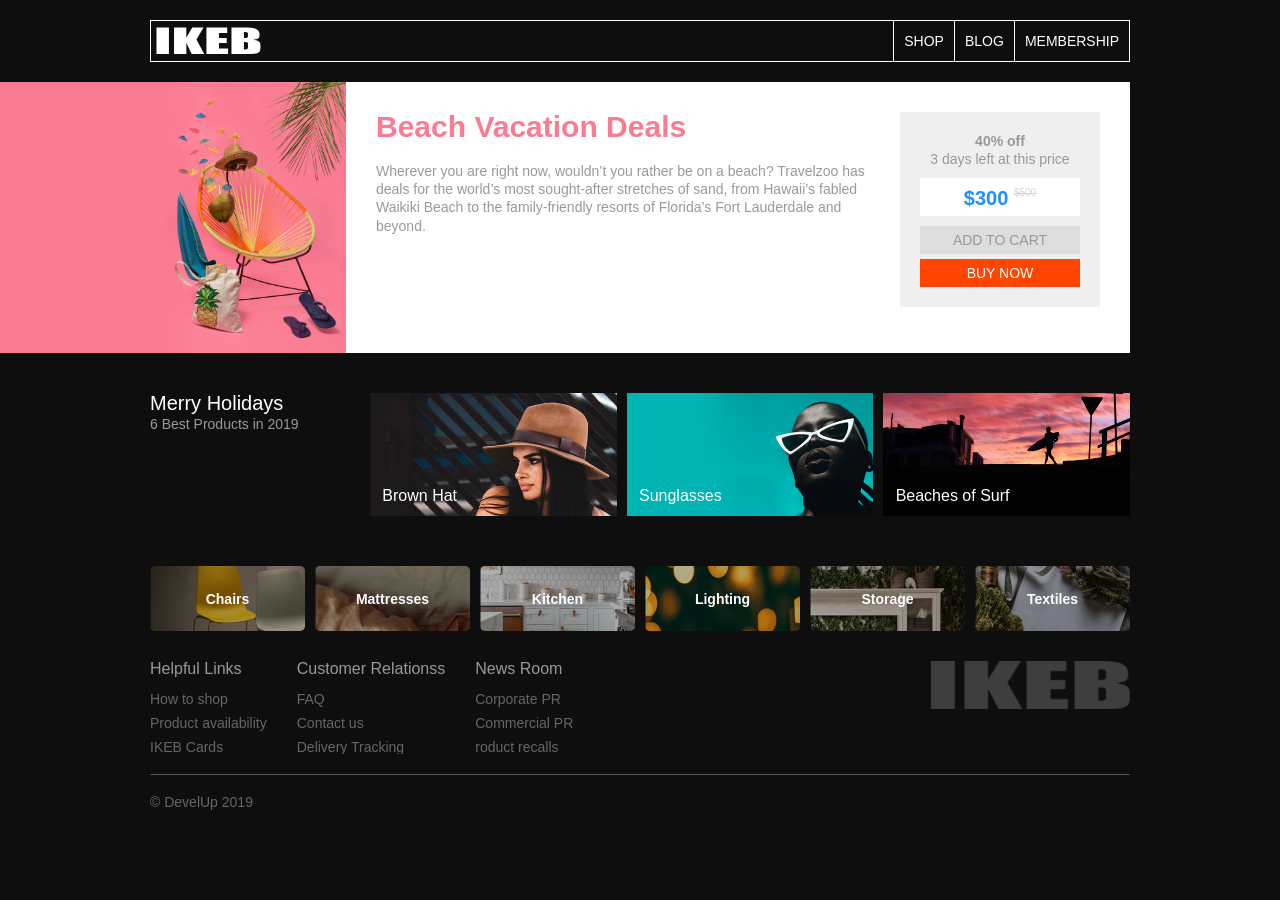
<file: html_css14/product.html>
<!DOCTYPE html>
<html>
    <head>
        <title>IKEB</title>
        <meta name="viewport" content="width=device-width, initial-scale=1.0">
        <link rel="stylesheet" href="style.css">
    </head>
    <body>
        <div class="header">
            <div class="l_wrapper">
                <div class="header-inside clearfix">
                    <a class="header-logo" href="">
                        IKEB
                    </a>
                    <ul class="header-menu">
                        <li><a href="">SHOP</a></li>
                        <li><a href="">BLOG</a></li>
                        <li><a href="">MEMBERSHIP</a></li>
                    </ul>
                </div>
            </div>
        </div>
        

        <div class="contents">
            <div class="l_wrapper">
                <div class="product clearfix">
                
                    <div class="product-cover">
                        <img class="product-cover-img" src="images/product-cover.png">
                    </div>
                    <div class="product-contents">
                        <div class="l_desc">
                            <h1>Beach Vacation Deals</h1>
                            <p>
                                Wherever you are right now, wouldn’t you rather be on a beach? Travelzoo has deals for the world’s most sought-after stretches of sand, from Hawaii’s fabled Waikiki Beach to the family-friendly resorts of Florida’s Fort Lauderdale and beyond.
                            </p>
                        </div>
                        <div class="l_summ">
                            <div class="payment">
                                <p class="payment-sale"><strong> 40% off</strong> 3 days left at this price </p>
                                <div class="payment-discount">
                                    $300
                                    <span class="payment-origin">$500</span>
                                </div>
                                <a class="button button_block mb-5" href="">ADD TO CART</a>
                                <a class="button button_block button_important" href="">BUY NOW</a>
                            </div>
                        </div>
                    </div>
                </div>
            </div>
            <div class="section">
                <div class="l_wrapper clearfix">
                    <div class="l_sidebar">
                        <div class="section-title">
                            <h2>Merry Holidays</h2>
                            <p>6 Best Products in 2019</p>
                        </div>
                    </div>
                    <div class="l_main">
                        <ul class="l_row l_row_narrow clearfix">
                            <li class="l_col l_col_4_12 l_col_mb_12_12">
                                <div class="item">
                                    <img class="item-cover" src="images/item01.png">
                                    <h3>Brown Hat</h3>
                                </div>
                            </li>
                            
                            <li class="l_col l_col_4_12 l_col_mb_12_12">
                                <div class="item">
                                    <img class="item-cover" src="images/item02.png">
                                    <h3>Sunglasses</h3>

                                </div>
                            </li>
                            
                            <li class="l_col l_col_4_12 l_col_mb_12_12">
                                <div class="item">
                                    <img class="item-cover" src="images/item03.png">
                                    <h3>Beaches of Surf</h3>
                                </div>
                            </li>
                        </ul>
                    </div>
                </div>
            </div>
        </div>

        <div class="category">
            <div class="l_wrapper">
                <div class="category-wrapper">
                    <ul class="category-list">
                        <li>
                            <a class="category-anchor" href=""><img class="category-anchor-bg"src="images/cat01.png">
                                <strong>Chairs</strong>
                            </a>
                        </li>
                        <li>
                            <a class="category-anchor" href=""><img class="category-anchor-bg"src="images/cat02.png">
                                <strong>Mattresses</strong>
                            </a>
                        </li>
                        <li>
                            <a class="category-anchor" href=""><img class="category-anchor-bg"src="images/cat03.png">
                                <strong>Kitchen</strong>
                            </a>
                        </li>
                        <li>
                            <a class="category-anchor" href=""><img class="category-anchor-bg"src="images/cat04.png">
                                <strong>Lighting</strong>
                            </a>
                        </li>
                        <li>
                            <a class="category-anchor" href=""><img class="category-anchor-bg"src="images/cat05.png">
                                <strong>Storage</strong>
                            </a>
                        </li>
                        <li>
                            <a class="category-anchor" href=""><img class="category-anchor-bg"src="images/cat06.png">
                                <strong>Textiles</strong>
                            </a>
                        </li>
                    </ul>
                </div>
            </div>
        </div>

        <div class="footer">
            <div class="l_wrapper">
                <div class="footer-contents clearfix">
                    <div class="l_sidebar l_sidebar_right">
                        <img class="footer-logo" src="images/footer-logo.png">
                    </div>
                    <div class="l_main">
                        <ul class="footer-menu clearfix">
                            <li class="footer-menu-item">
                                <h3>Helpful Links</h3>
                                <ul>
                                    <li><a href="">How to shop</a></li>
                                        <li><a href="">Product availability</a></li>
                                        <li></li><a href="">IKEB Cards</a></li>
                                </ul>
                            </li>

                            <li class="footer-menu-item">
                                <h3>Customer Relationss</h3>
                                <ul>
                                    <li><a href="">FAQ</a></li>
                                        <li><a href="">Contact us</a></li>
                                        <li></li><a href=""> Delivery Tracking</a></li>
                                </ul>
                            </li>

                            <li class="footer-menu-item">
                                <h3>News Room</h3>
                                <ul>
                                    <li><a href="">Corporate PR</a></li>
                                        <li><a href="">Commercial PR</a></li>
                                        <li></li><a href="">roduct recalls</a></li>
                                </ul>
                            </li>
                        </ul>
                    </div>
                </div>
                <div class="footer-copyright">
                    &copy; DevelUp 2019
                </div>
            </div>
        </div>
    </body>
</html>
</file>
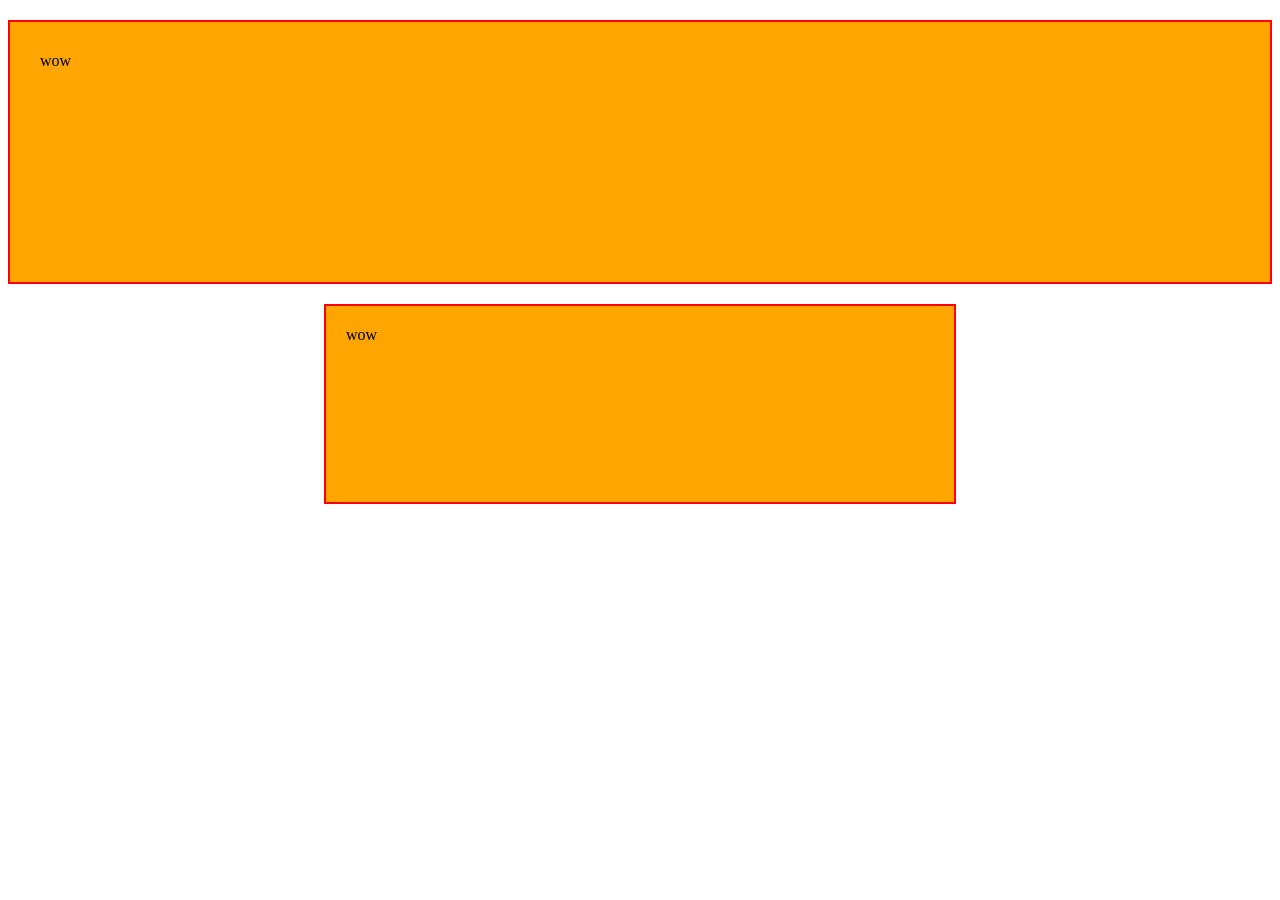
<file: html_css09/basic/01-box-model/01-box-model.html>
<!DOCTYPE html>
<html>
	<head>
		<meta charset="UTF-8">
        <title>01 box-model</title>
        <style>
            div {
				background-color: orange;
				width: 200px;
				width: 100%;
				width: auto;
				height: 200px;
				padding: 30px;
				margin: 20px auto;
				border: 2px solid red;
			}

			div.right {
				width: 50%;
				height: 200px;
				padding: 20px;
				box-sizing: border-box;
				margin-left: auto;
			}
        </style>
	</head>
	<body>
		<div>
			wow
		</div>
		<div class="right">
			wow
		</div>
	</body>
</html>
</file>
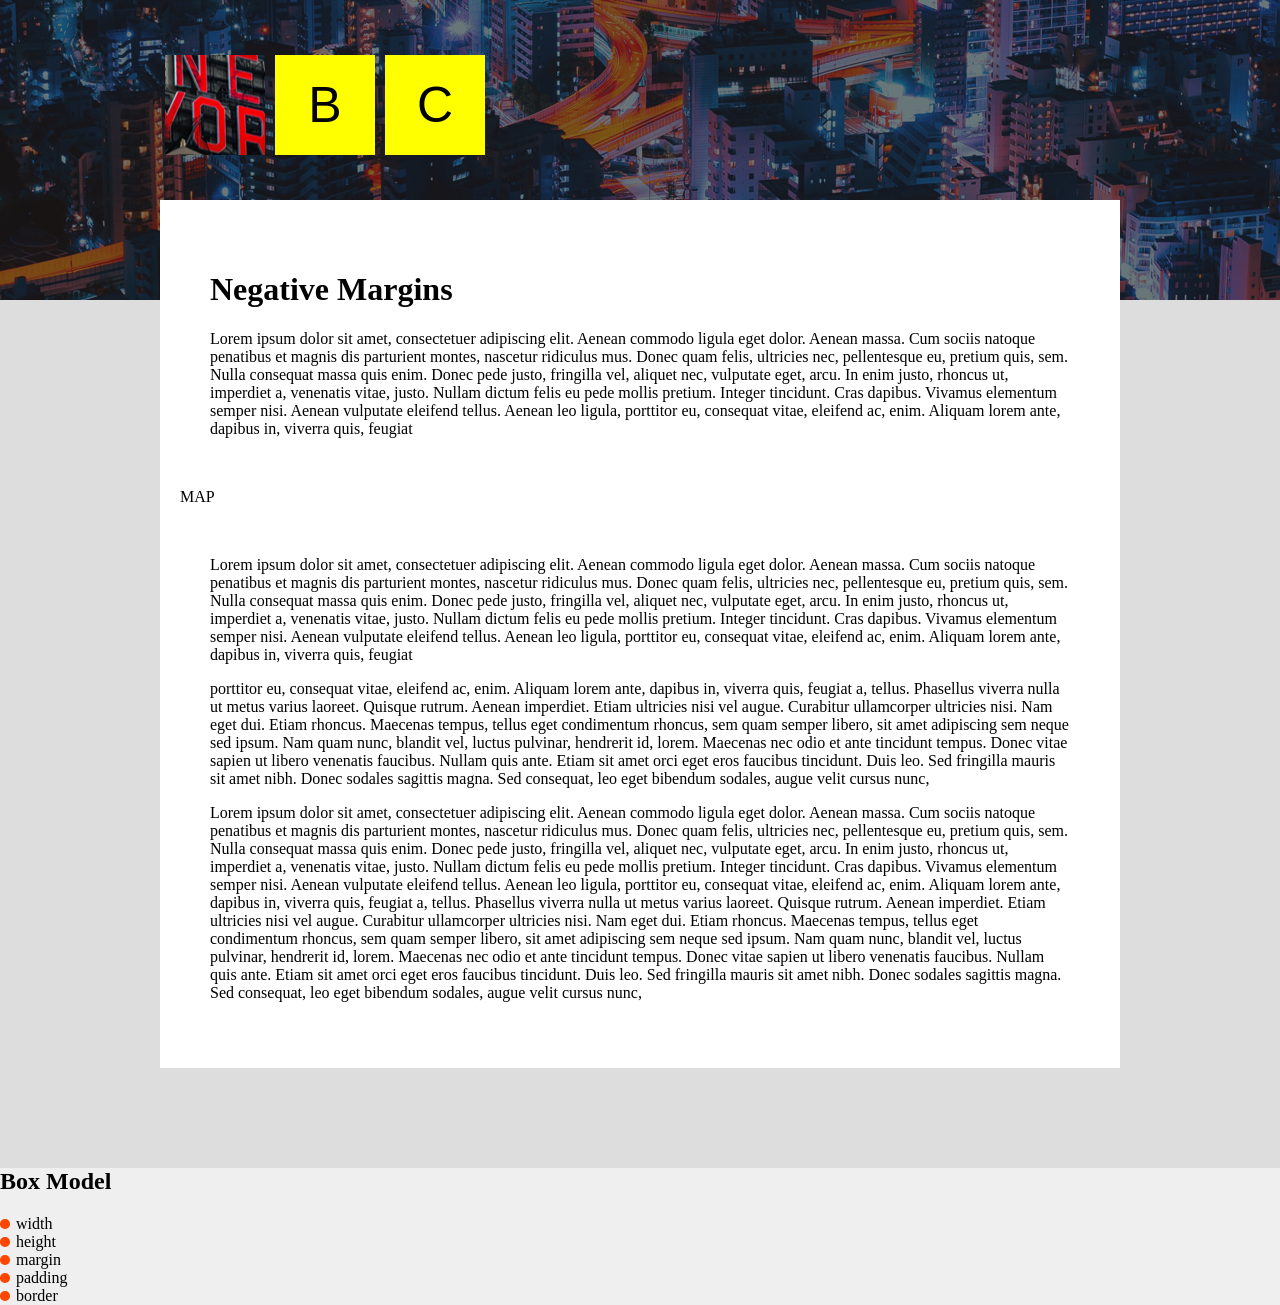
<file: html_css09/basic/02-negative-margin/02-negative-margin.html>
<!DOCTYPE html>
<html>
    <head>
		<meta charset="UTF-8">
        <title>02 Negative Margin</title>
        <link rel="stylesheet" href="02-style.css">
    </head>
    <body>
        
        <div class="header">
            <div class="box-wrapper">
                <div class="box">
                    A
                    <div class="box-inside">
                        
                    </div>
                </div>
                <div class="box select">B</div>
                <div class="box">C</div>
            </div>
        </div>
        <div class="contents">
            <h1>Negative Margins</h1>

            <p>Lorem ipsum dolor sit amet, consectetuer adipiscing elit. Aenean commodo ligula eget dolor. Aenean massa. Cum sociis natoque penatibus et magnis dis parturient montes, nascetur ridiculus mus. Donec quam felis, ultricies nec, pellentesque eu, pretium quis, sem. Nulla consequat massa quis enim. Donec pede justo, fringilla vel, aliquet nec, vulputate eget, arcu. In enim justo, rhoncus ut, imperdiet a, venenatis vitae, justo. Nullam dictum felis eu pede mollis pretium. Integer tincidunt. Cras dapibus. Vivamus elementum semper nisi. Aenean vulputate eleifend tellus. Aenean leo ligula, porttitor eu, consequat vitae, eleifend ac, enim. Aliquam lorem ante, dapibus in, viverra quis, feugiat</p>

            <div class="map">
                MAP
            </div>

            <p>Lorem ipsum dolor sit amet, consectetuer adipiscing elit. Aenean commodo ligula eget dolor. Aenean massa. Cum sociis natoque penatibus et magnis dis parturient montes, nascetur ridiculus mus. Donec quam felis, ultricies nec, pellentesque eu, pretium quis, sem. Nulla consequat massa quis enim. Donec pede justo, fringilla vel, aliquet nec, vulputate eget, arcu. In enim justo, rhoncus ut, imperdiet a, venenatis vitae, justo. Nullam dictum felis eu pede mollis pretium. Integer tincidunt. Cras dapibus. Vivamus elementum semper nisi. Aenean vulputate eleifend tellus. Aenean leo ligula, porttitor eu, consequat vitae, eleifend ac, enim. Aliquam lorem ante, dapibus in, viverra quis, feugiat</p>
            <p>porttitor eu, consequat vitae, eleifend ac, enim. Aliquam lorem ante, dapibus in, viverra quis, feugiat a, tellus. Phasellus viverra nulla ut metus varius laoreet. Quisque rutrum. Aenean imperdiet. Etiam ultricies nisi vel augue. Curabitur ullamcorper ultricies nisi. Nam eget dui. Etiam rhoncus. Maecenas tempus, tellus eget condimentum rhoncus, sem quam semper libero, sit amet adipiscing sem neque sed ipsum. Nam quam nunc, blandit vel, luctus pulvinar, hendrerit id, lorem. Maecenas nec odio et ante tincidunt tempus. Donec vitae sapien ut libero venenatis faucibus. Nullam quis ante. Etiam sit amet orci eget eros faucibus tincidunt. Duis leo. Sed fringilla mauris sit amet nibh. Donec sodales sagittis magna. Sed consequat, leo eget bibendum sodales, augue velit cursus nunc,</p>
            <p>Lorem ipsum dolor sit amet, consectetuer adipiscing elit. Aenean commodo ligula eget dolor. Aenean massa. Cum sociis natoque penatibus et magnis dis parturient montes, nascetur ridiculus mus. Donec quam felis, ultricies nec, pellentesque eu, pretium quis, sem. Nulla consequat massa quis enim. Donec pede justo, fringilla vel, aliquet nec, vulputate eget, arcu. In enim justo, rhoncus ut, imperdiet a, venenatis vitae, justo. Nullam dictum felis eu pede mollis pretium. Integer tincidunt. Cras dapibus. Vivamus elementum semper nisi. Aenean vulputate eleifend tellus. Aenean leo ligula, porttitor eu, consequat vitae, eleifend ac, enim. Aliquam lorem ante, dapibus in, viverra quis, feugiat a, tellus. Phasellus viverra nulla ut metus varius laoreet. Quisque rutrum. Aenean imperdiet. Etiam ultricies nisi vel augue. Curabitur ullamcorper ultricies nisi. Nam eget dui. Etiam rhoncus. Maecenas tempus, tellus eget condimentum rhoncus, sem quam semper libero, sit amet adipiscing sem neque sed ipsum. Nam quam nunc, blandit vel, luctus pulvinar, hendrerit id, lorem. Maecenas nec odio et ante tincidunt tempus. Donec vitae sapien ut libero venenatis faucibus. Nullam quis ante. Etiam sit amet orci eget eros faucibus tincidunt. Duis leo. Sed fringilla mauris sit amet nibh. Donec sodales sagittis magna. Sed consequat, leo eget bibendum sodales, augue velit cursus nunc,</p>
        </div>
        

        <div class="section">
                <h2>Box Model</h2>
                <ul class="list">
                    <li>width</li>
                    <li>height</li>
                    <li>margin</li>
                    <li>padding</li>
                    <li>border</li>
                </ul>
            </div>


    </body>
</html>
</file>
<file: html_css09/style.css>
body, ul, h1, h2, p {
    margin: 0;
    padding: 0;
}

h1 {
    line-height: 1;
}

li {
    list-style-type: none;
}

body {
    background-color: #0e0e0e;
    background-image: url(images/bg.png);
    color: white;
}

.wrapper {
    max-width: 1200px;
    margin: 0 auto;
    padding: 0 40px;
}

.title {
    background-image: url(images/cover.png);
    background-size: cover;
    background-position: center;

    height: 280px;
    line-height: 280px;

    text-align: center;
    font-size: 70px;
    font-weight: bold;
    color: #eee;

    position: relative;
}

.title::before,
.title::after {
    content: "";
    position: absolute;
    left: 50%;
    width: 520px;
    height: 12px;
    margin-left: -260px;
    background-color: #eee;
}

.title::before {
    top: 85px;
}

.title::after {
    bottom: 85px;
}

.timeline {
    padding: 50px 0;
    margin: 0 -40px;
    position: relative;
}

.timeline:before {
    content:"";
    background-color: dodgerblue;
    position: absolute;
    left: 50%;
    top: 0;
    bottom:0;
    transform: translateX(-50%);
    width: 6px;
    margin: 100px 0 -100px;
}

.timeline-item {
    width: 50%;
    padding: 0 40px;
    box-sizing: border-box;
    position: relative;
}

.timeline-item:before {
    content: "";
    /* background-color: transparent; */
    background-image: url(images/bg.png);
    position: absolute;
    right: 0;
    width: 30px;
    height: 30px;
    border-radius: 50px;
    border: 6px solid dodgerblue;
    margin: 50px -21.5px;
}

.timeline-item:after {
    content:"";
    background-color: dodgerblue;
    position: absolute;
    right: 0;
    top: 67px;
    width:20px;
    height: 5px;
    margin-right: 15px;
}

.timeline-item:nth-child(2n) {
    margin-left: auto;
    margin-top: -120px;
    margin-bottom: -120px;
}


.timeline-item:nth-child(2n):before {
    content: "";
    left: 0;
}


.timeline-item:nth-child(2n):after {
    content: "";
    left: 15px;
}

.tour {
    background-color: #000;
    min-height: 400px;
}

.tour-cover{
    width:100%;
}

.tour-contents {
    padding:30px;
}

.tour-contents h2 {
    margin-bottom: 20px;
    font-size: 50px;
}

.tour-contents h2 strong {
    display: block;
    color: #999;
}

.tour-contents p {
    color: #999;
    line-height: 1.4;
}

@media (max-width:720px) {
    .timeline-item:nth-child(2n),
    .timeline-item {
        width: auto;
        margin: 0 0 40px 50px;
    }

    .timeline:before {
        content: "";
        left: 47px;
        transform: none;
    }

    .timeline-item:before {
        left: 0;
    }

    .timeline-item:after {
        left:15px;
    }

}
</file>
<file: html_css10/style.css>
/* CSS Initialize */
body, p, ul, h1, h2, h3{
    margin: 0;
    padding: 0;
}

li {
    list-style-type: none;
}

a {
    text-decoration: none;
    color: inherit;
}

/* Layouts */
.l_wrapper {
    max-width: 1200px;
    margin: 0 auto;
    padding: 0 20px;
}

.l_sidebar {
    float: right;
    margin-left: 20px;
    width: 300px;
}

.l_main {
    overflow: hidden;
}

/* Commons */
.clearfix:before,
.clearfix:after {
    content: "";
    display: table;
}

.button {
    background-color: #333;
    color: white;
    padding: 0.5em 1em;
    display: inline-block;
}

.button_block {
    display: block;
    text-align: center;
}

.button_important {
    background-color: orangered;
}

/* Typography */
html {
    font-family: sans-serif;
}

h1, h2, h3, h4, h5, h6 {
    font-size: 100%;
    font-weight: normal;
}

/* Utility */
.mb_5{ margin-bottom: 5px;}
.mb_10{ margin-bottom: 10px;}
.mb_15{ margin-bottom: 15px;}
.mb_20{ margin-bottom: 20px;}
.mb_25{ margin-bottom: 25px;}

.pt_5{ padding-top: 5px;}
.pt_10{ padding-top: 10px;}
.pt_15{ padding-top: 15px;}
.pt_20{ padding-top: 20px;}
.pt_25{ padding-top: 25px;}

/* Components */
body {
    background-image: url(images/bg.png);
    color: #999;
}

.contents {
    padding: 40px 0;
}

.checkout {
    background-color: #222;
}

.checkout-section {
    margin: 20px;
}

.video {
    background-color: dodgerblue;
    padding-top: 56.25%;
    position: relative;
}

.video-iframe {
    position: absolute;
    left: 0;
    top: 0;
    width: 100%;
    height: 100%;
}
.price {
    font-size: 40px;
    font-weight: bold;
    color: orangered;
}

.price-origin {
    font-size: 0.5em;
    font-weight: normal;
    color: #777;
    position: relative;
}

.price-origin:before {
    content: "";
    position: absolute;
    left:0;
    right:0;
    height: 2px;
    bottom: 0.6em;
    opacity: 0.5;
    background-color:white;
}

.description {
    color: white;
}

.list {
    padding-left: 1em;
}

.list li:before {
    content: "";
    background-color: gray;
    width: 0.6em;
    height: 0.6em;
    border-radius: 50%;
    display: inline-block;
    margin-right: 0.4em;
    margin-left: -1em;
}

.course-cover {
    background-size: cover;
    background-position: center;
    background-image: url(images/cover.png);
    padding: 30px;
    position: relative;
}

.course-cover:after {
    content: "";
    position: absolute;
    background-color: rgba(0,0,0,0.8);
    left: 0;
    top: 0;
    right:0;
    bottom:0;
}

.course-creator, .course-title{
    position: relative;
    z-index: 10;
}

.course-creator {
    float: right;
    margin-left: 10px;
    width: 100px;
}

.course-creator-logo {
    width:50px;
    border-radius: 50%;
}

.course-creator-contents strong {
    display: block;
}

.course-title {
    overflow: hidden;
}

.course-title h1 {
    color: white;
    font-size: 50px;
    margin-bottom: 20px;
    text-transform: uppercase;
    font-weight: bold;
}

.course-title p {
    margin-bottom: 20px;
}

.star {
    width: 150px;
    height: 30px;
    background-image: url(images/star-sprite.png);
    display: inline-block;
    overflow: hidden;
}

.star:before {
    content: "";
    width: 0;
    height: 30px;
    background-image: url(images/star-sprite.png);
    background-position: left bottom;
    display: block;
}

.star.s01:before {width:20%}
.star.s02:before {width:40%}
.star.s03:before {width:60%}
.star.s04:before {width:80%}


.course-section {
    margin: 20px 0;
}

.course-section h2 {
    font-size: 30px;
    color: #999;
    border-bottom: 2px solid;
    margin-bottom:20px;
}

/* .course-section-contents {

}
*/
/*
.curriculum {

} 
*/
.curriculum-item {
    background-color: #111;
    margin-bottom: 10px;
}

.curriculum-item:last-child {
    margin-bottom: 0
}

.curriculum-item h3 {
    margin: 10px 20px;
}

.curriculum-item-list {
    background-color: #0e0e0e;
    padding:20px 0;
    margin:5px;
}

.curriculum-link {
    background-color: rgba(255,255,255,0.01);
    display:block;
    margin: 5px 20px;
    padding: 10px;
}

.curriculum-link:hover {
    color:white;
}

.curriculum-link:before {
    content: "";
    width: 0;
    height:0;
    border-width:5px 10px;
    border-style: solid;
    border-color: transparent transparent transparent currentColor;
    display: inline-block;
    transform: translateY(-2px);

}

.runningtime {
    float: right;
    font-size: 10px;
}

.footer {
    background-color: rgba(0,0,0,0.3);
}

@media (max-width: 1028px) {
    .l_sidebar {
        float: none;
        width: auto;
        margin-left: 0;
        margin-bottom: 20px;
    }
}

@media (max-width: 709px) {
    .course-cover{
        text-align: center;
    }
    .course-creator {
        float: none;
        width: auto;
        margin: 0;
        text-align: center;

    }
}

@media (max-width: 590px) {
    .runningtime{
        display: none;
    }
}
</file>
<file: html_css11/style.css>
/* CSS Initialize */
body, p, ul, h1, h2, h3{
    margin: 0;
    padding: 0;
}

li {
    list-style-type: none;
}

a {
    text-decoration: none;
    color: inherit;
}

img {
    max-width:100%;
    vertical-align: top;
}

/* Layouts */
.l_wrapper {
    max-width: 1200px;
    margin: 0 auto;
    padding: 0 20px;
}

.l_sidebar {
    float: right;
    margin-left: 20px;
    width: 300px;
}

.l_main {
    overflow: hidden;
}

.l_row {
    margin: 0 -10px -20px -10px;
}

.l_col {
    float:left;
    padding: 0 10px;
    box-sizing: border-box;
    margin-bottom: 20px;
}

.l_col_five {width:20%}

.l_col_12_12 {width:100%}
.l_col_11_12 {width:91.6666666667%}
.l_col_10_12 {width:83.3333333333%}
.l_col_9_12 {width:75%}
.l_col_8_12 {width:66.66666666667%}
.l_col_7_12 {width:58.33333333333%}
.l_col_6_12 {width:50%}
.l_col_5_12 {width:41.6666666667%}
.l_col_4_12 {width:33.33333333333%}
.l_col_3_12 {width:25%}
.l_col_2_12 {width:16.6666666667%}
.l_col_1_12 {width:8.33333333333%}

/* Commons */
.clearfix:before,
.clearfix:after {
    content: "";
    display: table;
}

.clearfix:after {
    clear:both;
}

.button {
    background-color: #333;
    color: white;
    padding: 0.5em 1em;
    display: inline-block;
    white-space: nowrap;
    /* box-sizing: border-box; */
}

.button_block {
    display: block;
    text-align: center;
}

.button_important {
    background-color: orangered;
}

/* Typography */
html {
    font-family: sans-serif;
    font-size: 62.5%; /* 16px -> 10px */
}

body {
    font-size: 1.4rem;
}

h1, h2, h3, h4, h5, h6 {
    font-size: 100%;
    font-weight: normal;
}

/* Utility */
.mb_5{ margin-bottom: 5px;}
.mb_10{ margin-bottom: 10px;}
.mb_15{ margin-bottom: 15px;}
.mb_20{ margin-bottom: 20px;}
.mb_25{ margin-bottom: 25px;}

.pt_5{ padding-top: 5px;}
.pt_10{ padding-top: 10px;}
.pt_15{ padding-top: 15px;}
.pt_20{ padding-top: 20px;}
.pt_25{ padding-top: 25px;}

/* Components */
body {
    background-image: url(images/bg.png);
    color: #999;
}

.header {
    background-color: rgba(0,0,0,0.3);
}

.header-logo {
    display: block;
    float:left;
}

.header-menu {
    float:left;
}

.header-menu_right {
    float:right;
}

.header-menu li {
    float:left;
}

.header-menu li a {
    display: block;
    height: 53px;
    line-height: 50px;
    padding: 0 5px;
}

.header-menu li a:hover{
    color:white;
}

.contents {
    padding: 40px 0;
}

.checkout {
    background-color: #222;
}

.checkout-section {
    margin: 20px;
}

.video {
    padding-top: 56.25%;
    position: relative;
}

.video-iframe {
    position: absolute;
    left: 0;
    top: 0;
    width: 100%;
    height: 100%;
}
.price {
    font-size: 40px;
    font-weight: bold;
    color: orangered;
}

.price-origin {
    font-size: 0.5em;
    font-weight: normal;
    color: #777;
    position: relative;
}

.price-origin:before {
    content: "";
    position: absolute;
    left:0;
    right:0;
    height: 2px;
    bottom: 0.6em;
    opacity: 0.5;
    background-color:white;
}

.description {
    color: white;
}

.list {
    padding-left: 1em;
}

.list li:before {
    content: "";
    background-color: gray;
    width: 0.6em;
    height: 0.6em;
    border-radius: 50%;
    display: inline-block;
    margin-right: 0.4em;
    margin-left: -1em;
}

.course-cover {
    background-size: cover;
    background-position: center;
    background-image: url(images/cover.png);
    padding: 30px;
    position: relative;
}

.course-cover:after {
    content: "";
    position: absolute;
    background-color: rgba(0,0,0,0.8);
    left: 0;
    top: 0;
    right:0;
    bottom:0;
}

.course-creator, .course-title{
    position: relative;
    z-index: 10;
}

.course-creator {
    float: right;
    margin-left: 10px;
    width: 100px;
}

.course-creator-logo {
    width:50px;
    border-radius: 50%;
}

.course-creator-contents strong {
    display: block;
}

.course-title {
    overflow: hidden;
}

.course-title h1 {
    color: white;
    font-size: 50px;
    margin-bottom: 20px;
    text-transform: uppercase;
    font-weight: bold;
}

.course-title p {
    margin-bottom: 20px;
}

.star {
    width: 150px;
    height: 30px;
    background-image: url(images/star-sprite.png);
    display: inline-block;
    overflow: hidden;
}

.star:before {
    content: "";
    width: 0;
    height: 30px;
    background-image: url(images/star-sprite.png);
    background-position: left bottom;
    display: block;
}

.star.s01:before {width:20%}
.star.s02:before {width:40%}
.star.s03:before {width:60%}
.star.s04:before {width:80%}


.course-section {
    margin: 20px 0;
}

.course-section h2 {
    font-size: 30px;
    color: #999;
    border-bottom: 2px solid;
    margin-bottom:20px;
}

/* .course-section-contents {

}
*/
/*
.curriculum {

} 
*/
.curriculum-item {
    background-color: #111;
    margin-bottom: 10px;
}

.curriculum-item:last-child {
    margin-bottom: 0
}

.curriculum-item h3 {
    margin: 10px 20px;
}

.curriculum-item-list {
    background-color: #0e0e0e;
    padding:20px 0;
    margin:5px;
}

.curriculum-link {
    background-color: rgba(255,255,255,0.01);
    display:block;
    margin: 5px 20px;
    padding: 10px;
}

.curriculum-link:hover {
    color:white;
}

.curriculum-link:before {
    content: "";
    width: 0;
    height:0;
    border-width:5px 10px;
    border-style: solid;
    border-color: transparent transparent transparent currentColor;
    display: inline-block;
    transform: translateY(-2px);

}

.runningtime {
    float: right;
    font-size: 10px;
}

/* Item */
.item {
    background-color: #333;
}

.item-contents {
    padding: 20px;
}

.item-contents h2 {
    font-size:20px;
    color:white;
    margin-bottom: 10px;
    white-space: nowrap;
    overflow: hidden;
    text-overflow: ellipsis;
}

.item-contents p {
    line-height: 1.3;
    height: 6.5em;
    overflow: hidden;
}

.item-footer {
    background-color: rgba(0,0,0,0.15);
    padding: 20px;
}

.item-cover {
    width: 100%;
    display: block;
}

.footer {
    background-color: rgba(0,0,0,0.3);
    padding: 50px 0;
    border-top: 2px solid #444;
}


/* Media Queries */
@media (min-width:1400px) {
    .l_wrapper{
        max-width: 1400px;
    }
    .l_col_ld_12_12 {width:100%}
    .l_col_ld_11_12 {width:91.6666666667%}
    .l_col_ld_10_12 {width:83.3333333333%}
    .l_col_ld_9_12 {width:75%}
    .l_col_ld_8_12 {width:66.66666666667%}
    .l_col_ld_7_12 {width:58.33333333333%}
    .l_col_ld_6_12 {width:50%}
    .l_col_ld_5_12 {width:41.6666666667%}
    .l_col_ld_4_12 {width:33.33333333333%}
    .l_col_ld_3_12 {width:25%}
    .l_col_ld_2_12 {width:16.6666666667%}
    .l_col_ld_1_12 {width:8.33333333333%}
}

/* @media (max-width: 1096px) {
    .l_col_mid_12_12 {width:100%}
    .l_col_mid_11_12 {width:91.6666666667%}
    .l_col_mid_10_12 {width:83.3333333333%}
    .l_col_mid_9_12 {width:75%}
    .l_col_mid_8_12 {width:66.66666666667%}
    .l_col_mid_7_12 {width:58.33333333333%}
    .l_col_mid_6_12 {width:50%}
    .l_col_mid_5_12 {width:41.6666666667%}
    .l_col_mid_4_12 {width:33.33333333333%}
    .l_col_mid_3_12 {width:25%}
    .l_col_mid_2_12 {width:16.6666666667%}
    .l_col_mid_1_12 {width:8.33333333333%}
} */


@media (max-width: 720px) {
    .l_col_tab_12_12 {width:100%}
    .l_col_tab_11_12 {width:91.6666666667%}
    .l_col_tab_10_12 {width:83.3333333333%}
    .l_col_tab_9_12 {width:75%}
    .l_col_tab_8_12 {width:66.66666666667%}
    .l_col_tab_7_12 {width:58.33333333333%}
    .l_col_tab_6_12 {width:50%}
    .l_col_tab_5_12 {width:41.6666666667%}
    .l_col_tab_4_12 {width:33.33333333333%}
    .l_col_tab_3_12 {width:25%}
    .l_col_tab_2_12 {width:16.6666666667%}
    .l_col_tab_1_12 {width:8.33333333333%}

    .l_sidebar {
        float: none;
        width: auto;
        margin-left: 0;
        margin-bottom: 20px;
    }
}

@media (max-width: 480px) {
    html {
        font-size: 80%;
    }

    .l_col_mob_12_12 {width:100%}
    .l_col_mob_11_12 {width:91.6666666667%}
    .l_col_mob_10_12 {width:83.3333333333%}
    .l_col_mob_9_12 {width:75%}
    .l_col_mob_8_12 {width:66.66666666667%}
    .l_col_mob_7_12 {width:58.33333333333%}
    .l_col_mob_6_12 {width:50%}
    .l_col_mob_5_12 {width:41.6666666667%}
    .l_col_mob_4_12 {width:33.33333333333%}
    .l_col_mob_3_12 {width:25%}
    .l_col_mob_2_12 {width:16.6666666667%}
    .l_col_mob_1_12 {width:8.33333333333%}

    .header-menu {
        float:left;
    }

    .course-cover{
        text-align: center;
    }
    .course-creator {
        float: none;
        width: auto;
        margin: 0;
        text-align: center;
    }

    .runningtime{
        display: none;
    }

    .item-contents p{
        height: auto;
    }

}

/*
@media (max-width: 590px) {
    .runningtime{
        display: none;
    }
} */
</file>
<file: html_css12/style.css>
/* Reset CSS */
body, h1, h2, ul, p {
    margin: 0;
    padding: 0;
}

li {
    list-style-type: none;
}

a {
    color: inherit;
    text-decoration: none;
}

/* Clearfix */
.clearfix:before,
.clearfix:after {
    content: ' ';
    display: table;
}

.clearfix:after {
    clear: both;
}

/* Layouts */
.l_row {
    margin: 0 -10px 0 -10px;
}

.l_col {
    float: left;
    box-sizing: border-box;
    padding: 0 10px;
    margin-bottom: 20px;
}

.l_col_12_12 { width: 100%; }
.l_col_11_12 { width: 91.66666667%; }
.l_col_10_12 { width: 83.33333333%; }
.l_col_9_12  { width: 75%; }
.l_col_8_12  { width: 66.66666667%; }
.l_col_7_12  { width: 58.33333333%; }
.l_col_6_12  { width: 50%; }
.l_col_5_12  { width: 41.66666667%; }
.l_col_4_12  { width: 33.33333333%; }
.l_col_3_12  { width: 25%; }
.l_col_2_12  { width: 16.66666667%; }
.l_col_1_12  { width: 8.33333333%; }

.l_col_right {float:right;}

/* Components */
body {
    background-color: #222;
    color: #999;
}

.cover {
    background-image: url(images/cover.png);
    background-size: cover;
    background-position: center;
    padding: 50px 0;
    text-align: center;
}

.cover-title {
    font-family: "Bebas Neue", sans-serif;
    background-color: black;
    display: inline-block;
    color: orangered;
    font-size: 50px;
    padding: 0.1em 0.5em 0;
}

.contents {
    padding: 40px;
}

.contents-section {
    margin-bottom: 20px;
}

.contents-section:last-child {
    margin-bottom: 0;
}

.contents-section h2 {
    color:white;
    margin-bottom: 20px;
}

.contents-section p {
    margin-bottom: 20px;
}

.contents-section h2 span {
    white-space: nowrap;
}

.contents-section-cover {
    float:right;
    margin-right: -40px;
    margin-left: 40px;
    display: none;
}

.item {
    background-color: #222;
    padding-top: 100%;
    position: relative;
}

.item-cover {
    position: absolute;
    width: 100%;
    left: 0;
    top: 0;
    opacity: 0.5;
    overflow: hidden;
    transition:all .3s;
}

.item-cover:hover {
    transform: scale(1.1);
    z-index:10;
    opacity: 1;
}

/* Mediaqueries */

@media (min-width:768px) {
    .cover {
        position: fixed;
        left: 0;
        top: 0;
        width: 60vw;
        height: 100vh;
    }

    .contents {
        margin-left: 60vw;
    }
}

@media (min-width:1400px) {
    .cover {
        padding: 0;
    }
    .cover-title {
        position: absolute;
        left: 0;
        top: 50%;
        font-size: 6vw;
    }
    .contents-section-cover {
        display: block;
    }
    .l_col_ld_8_12  { width: 66.66666667%; }
}
</file>
<file: html_css13/style.css>
/* Reset */
body, ul, h1, h2, h3, p {
    margin: 0;
    padding: 0;
}

a {
    text-decoration: none;
    color: inherit;
}

li {
    list-style-type: none;
}

img {
    vertical-align: top;
    max-width: 100%
}

/* Typography */

html {
    font-family: sans-serif;
    font-size: 70%;
    line-height: 1;
}

body {
    font-size: 1.4rem;
}

h1, h2, h3, h4, h5, h6, p {
    font-size: 100%;
    font-weight: normal;
}


/* Commons */
.clearfix:after,
.clearfix:before {
    content: "";
    display:table;
}

.clearfix:after {
    content: "";
    clear: both;
}


/* Layouts */
.l_wrapper {
    max-width: 980px;
    width: auto;
    margin: 0 auto;
    padding: 0 30px;
}

.l_sidebar {
    float:left;
    width: 200px;
    margin-right: 20px;
}

.l_sidebar_right {
    float:right;
    margin-left: 20px;
    margin-right: 0px;
}
.l_main {
    overflow: hidden;
}

.l_row {
    margin: -20px -10px 0px;
}

.l_row_narrow {
    margin: -10px -5px 0px;
}

.l_row_narrow .l_col {
    padding: 0 5px;
    margin-top: 10px;
}

.l_col{
    float:left;
    padding: 0 10px;
    margin-top: 20px;
    box-sizing: border-box;
}

.l_col_12_12 { width: 100%; }
.l_col_11_12 { width: 91.66666667%; }
.l_col_10_12 { width: 83.33333333%; }
.l_col_9_12  { width: 75%; }
.l_col_8_12  { width: 66.66666667%; }
.l_col_7_12  { width: 58.33333333%; }
.l_col_6_12  { width: 50%; }
.l_col_5_12  { width: 41.66666667%; }
.l_col_4_12  { width: 33.33333333%; }
.l_col_3_12  { width: 25%; }
.l_col_2_12  { width: 16.66666667%; }
.l_col_1_12  { width: 8.33333333%; }

/* Components */
body {
    background-color: #0e0e0e;
    color: #999;
}

.header {
    padding: 20px 0;
    color: white;
    position: relative;
}

.header-inside {
    border: 1px solid;
}

.header-logo {
    background-image: url(images/logo.png);
    display: block;
    width: 115px;
    height: 40px;
    background-size: cover;
    background-position: center;
    float:left;
    text-indent: -9999px;
    
}

.header-menu {
    float:right;
}
.header-menu li{
    float:left;
}
.header-menu li a {
    display: block;
    height:40px;
    line-height: 40px;
    padding: 0 10px;
    border-left: 1px solid;
}

.cover {
    background-image: url(images/header-cover.png);
    background-color: #000;
    background-size: cover;
    background-position: center;
    color:white;
    margin-top: -82px;
    padding-top: 82px;
}

.cover-contents {
    padding: 40px 0;
    max-width: 500px;
}

.cover-contents h1 {
    font-size: 4rem;
    font-weight: bold;
    margin-bottom: 20px;
    line-height:1.2;
}

.cover-contents p {
    color: #666;
    line-height: 1.4;
}


.contents {

}

.category {
    padding: 10px 0;
}

.category-wrapper {
    margin: 0 -5px;
}

.category-list {
    display:table;
    width:100%;
}

.category-list li {
    display:table-cell;
}

.category-anchor {
    display:block;
    margin: 0 5px;
    height: 65px;
    position: relative;
    overflow: hidden;
    border-radius: 5px;
}

.category-anchor:after {
    content:"";
    position: absolute;
    left: 0;
    right: 0;
    top: 0;
    bottom: 0;
    background-color: rgba(0,0,0,0.3);
}

.category-anchor-bg {
    position: absolute;
    left: 50%;
    top: 0;
    transform: translateX(-50%);
    height: 100%;
}

.category-anchor strong {
    position: absolute;
    left: 0;
    right: 0;
    text-align: center;
    top: 50%;
    transform: translateY(-50%);
    color: white;
    z-index: 10;
}

.section {
    padding: 40px 0;
}

.section-title {

}

.section-title h2 {
    font-size: 2rem;
    color: white;
    margin-bottom: 4px;
}

.item {
    position: relative;
}

.item h3 {
    position: absolute;
    left: 0;
    bottom: 0;
    margin: 5%;
    font-size: 1.6rem;
    color: white;
}

.item-cover {
    width:100%;
    display: block;
}


.footer {
    padding: 20px 0;
    color: #666;
}

.footer-logo {
    opacity:0.2;
}

.footer-contents {
    margin-bottom: 20px;
}

.footer-menu-item{
    float:left;
    margin-right:30px;
}

.footer-menu-item h3 {
    color:#999;
    font-size: 1.6rem;
    margin-bottom: 15px;
}

.footer-menu-item li{
    margin-bottom:10px;
}

.footer-copyright {
    border-top: 1px solid #555;
    padding-top: 20px;
}

/* Mediaqueries */
/* Tablet */
@media (max-width:768px)  {
    .l_sidebar {
        float:none;
        margin: 0 0 20px 0;
    }
}

/* Mobile */
@media (max-width:480px){
    .header {
        border-bottom: 1px solid;
        padding: 5px 0;
    }

    .header-inside,
    .header-menu li a{
        border: 0;
    }

    .header-menu,
    .header-logo {
        float: none;
    }

    .header-menu li a {
        padding: 0 5px;
    }

    .category {
        position: relative;
        overflow: hidden;
    }

    .category:after {
        content: "";
        position: absolute;
        left: 0;
        right: 0;
        top: 0;
        bottom: 0;
        margin: -50px 0;
        box-shadow: inset 0 0 20px 30px rgba(0,0,0,1.0);
    }

    .category-wrapper {
        overflow:scroll;
    }

    .category-list {
        width: 1000px;
    }

    .footer-menu-item {
        float:none;
        margin-right: 0;
        margin-bottom: 20px;
    }

    .footer-menu-item:last-child{
        margin-bottom:0;
    }

    .l_col_mb_12_12 { width: 100%; }
    .l_col_mb_11_12 { width: 91.66666667%; }
    .l_col_mb_10_12 { width: 83.33333333%; }
    .l_col_mb_9_12  { width: 75%; }
    .l_col_mb_8_12  { width: 66.66666667%; }
    .l_col_mb_7_12  { width: 58.33333333%; }
    .l_col_mb_6_12  { width: 50%; }
    .l_col_mb_5_12  { width: 41.66666667%; }
    .l_col_mb_4_12  { width: 33.33333333%; }
    .l_col_mb_3_12  { width: 25%; }
    .l_col_mb_2_12  { width: 16.66666667%; }
    .l_col_mb_1_12  { width: 8.33333333%; }
}
</file>
<file: html_css15/style.css>
/* Reset */
body, ul, p {
    margin: 0;
    padding: 0;
}

li {
    list-style-type: none;
}

a {
    color: inherit;
    text-decoration: none;
}

img {
    max-width: 100%;
    vertical-align: top;
}

/* Typography */
html {
    font-family: sans-serif;
    line-height: 1.4;
    font-size: 62.5%;
}

body {
    font-size: 1.4rem;
	color: #666;
}

h1, h2, h3, h4, h5, h6 {
    margin: 0;
    font-size: 100%;
    font-weight: normal;
}

/* Commons */
.clearfix:before,
.clearfix:after {
    content: ' ';
    display: table;
}

.clearfix:after {
    clear: both;
}

.button {
    background-color: #ddd;
    padding: 0.2em 1em;
    display: inline-block;
}

.button_block {
    display: block;
}

.button_important {
    background-color: orangered;
    color: white;
}

.mb_5  { margin-bottom: 5px; }
.mb_10 { margin-bottom: 10px; }
.mb_20 { margin-bottom: 20px; }

/* Layouts */
.l_wrapper {
    max-width: 980px;
    width: auto;
    margin: 0 auto;
    padding: 0 30px;
}

.l_row {
    margin: -20px -10px 0 -10px;
}

.l_col {
    float: left;
    width: 33.333333333%;
    box-sizing: border-box;
    padding: 0 10px;
    margin-top: 20px;
}

.l_col_12_12 { width: 100%; }
.l_col_11_12 { width: 91.66666667%; }
.l_col_10_12 { width: 83.33333333%; }
.l_col_9_12  { width: 75%; }
.l_col_8_12  { width: 66.66666667%; }
.l_col_7_12  { width: 58.33333333%; }
.l_col_6_12  { width: 50%; }
.l_col_5_12  { width: 41.66666667%; }
.l_col_4_12  { width: 33.33333333%; }
.l_col_3_12  { width: 25%; }
.l_col_2_12  { width: 16.66666667%; }
.l_col_1_12  { width: 8.33333333%; }

.l_row_fit {
    margin: 0;
}

.l_row_fit .l_col {
    padding: 0;
    margin-top: 0;
}

.l_row_thin {
    margin: -4px -2px 0 -2px;
}

.l_row_thin .l_col {
    padding: 0 2px;
    margin-top: 4px;
}

.l_row_wide {
    margin: -40px -20px 0 -20px;
}

.l_row_wide .l_col {
    padding: 0 20px;
    margin-top: 40px;
}

.l_sidebar {
    float: left;
    width: 200px;
    margin-right: 20px;
}

.l_sidebar_right {
    float: right;
    margin-left: 20px;
    margin-right: 0;
}

.l_sidebar_wide {
    width: 300px;
}

.l_main {
    overflow: hidden;
}

.l_description {
    float: left;
    width: calc(100% - 320px);
    box-sizing: border-box;
}

.l_summary {
    float: right;
    width: 300px;
}

/* Components */
.section {
    background-color: #eee;
    padding: 50px 0;
}

.sidebar-box {
    background-color: white;
    padding: 20px;
}

.list-title {
    font-size: 1.6rem;
    margin-bottom: 1rem;
}

.item {
    background-color: #eee;
}

.item-cover {
    float: left;
    width: 60px;
}

.item-contents {
    overflow: hidden;
    padding: 10px;
}

.item-contents h3 {
    font-weight: bold;
    white-space: nowrap;
    text-overflow: ellipsis;
    overflow: hidden;
}

.detail {
	background-color: white;
}

.detail-header {
	position: relative;
}

.detail-title {
	background-color: white;
	position: absolute;
	left:0;
	bottom:0;
	font-size: 3.5rem;
	padding: 0.5em 0.5em 0;
}

.detail-title h1 {
	line-height: 1.1;
	color:black
}
.detail-title p {
	font-size: 1.2rem;
	color: #999;
}

.detail-contents {
	padding: 20px;
	font-size:1.2rem;
}

.detail-contents p{
	margin-bottom: 1em;
}

.detail-contents p:last-child{
	margin-bottom: 0;
}

.detail-point {
	width:300px;
	float: left;
	margin-right: 20px;
	margin-left: -20px;
	margin-bottom: 10px;
}

.controls {
	/* background-color: white; */
	margin: 10px 0;
	text-align: center;
}

/* Tablet */
@media (max-width: 768px) {
    .l_col_tablet_12_12 { width: 100%; }
    .l_col_tablet_11_12 { width: 91.66666667%; }
    .l_col_tablet_10_12 { width: 83.33333333%; }
    .l_col_tablet_9_12  { width: 75%; }
    .l_col_tablet_8_12  { width: 66.66666667%; }
    .l_col_tablet_7_12  { width: 58.33333333%; }
    .l_col_tablet_6_12  { width: 50%; }
    .l_col_tablet_5_12  { width: 41.66666667%; }
    .l_col_tablet_4_12  { width: 33.33333333%; }
    .l_col_tablet_3_12  { width: 25%; }
    .l_col_tablet_2_12  { width: 16.66666667%; }
    .l_col_tablet_1_12  { width: 8.33333333%; }

    .l_sidebar {
        width: auto;
        float: none;
        margin: 0 0 20px 0;
    }

    .l_description,
    .l_summary {
        width: auto;
        float: none;
    }

    .l_description {
        margin-bottom: 20px;
    }

	.detail-point {
		width: auto;
		margin: 0 -20px 20px;
	}
}

/* Mobile */
@media (max-width: 480px) {
    .l_col_mobile_12_12 { width: 100%; }
    .l_col_mobile_11_12 { width: 91.66666667%; }
    .l_col_mobile_10_12 { width: 83.33333333%; }
    .l_col_mobile_9_12  { width: 75%; }
    .l_col_mobile_8_12  { width: 66.66666667%; }
    .l_col_mobile_7_12  { width: 58.33333333%; }
    .l_col_mobile_6_12  { width: 50%; }
    .l_col_mobile_5_12  { width: 41.66666667%; }
    .l_col_mobile_4_12  { width: 33.33333333%; }
    .l_col_mobile_3_12  { width: 25%; }
    .l_col_mobile_2_12  { width: 16.66666667%; }
    .l_col_mobile_1_12  { width: 8.33333333%; }

    .l_wrapper {
        padding: 0 10px;
    }

    html {
        font-size: 75%;
    }

	.detail-title {
		position: static;
	}
}
</file>
<file: html_css09/basic/02-negative-margin/start/style.css>
h1, p {
    margin: 0;
    padding: 0;
}
body {
    background-color: #ddd;
}

.camp {
    border-radius: 5px;
    background-color: white;
    width: 300px;
    text-align: center;
    border-right: 2px solid #ccc;
    border-bottom: 2px solid #ccc;
    margin: 100px auto 0;
}

.camp img {
    margin-top: -30px;
}

.camp h1 {
    color: forestgreen; 
    margin: 20px;
}

.camp p {
    margin: 20px;
}
</file>
<file: html_css12/grid.css>
/* Reset CSS */
body, ul {
    margin: 0;
    padding: 0;
}

li {
    list-style-type: none;
}

a {
    text-decoration: none;
    color: inherit;
}

/* Commons */
.clearfix:before,
.clearfix:after {
    content: ' ';
    display: table;
}

.clearfix:after {
    clear: both;
}

/* Layouts */
.l_wrapper {
    max-width: 960px;
    margin: 0 auto;
    padding: 0 20px;
}

.l_row {
    margin: 0 -10px -20px;
}

.l_col {
    float: left;
    box-sizing: border-box;
    padding: 0 10px;
    margin-bottom: 20px;
}

.l_col_12_12 { width: 100%; }
.l_col_11_12 { width: 91.66666667%; }
.l_col_10_12 { width: 83.33333333%; }
.l_col_9_12  { width: 75%; }
.l_col_8_12  { width: 66.66666667%; }
.l_col_7_12  { width: 58.33333333%; }
.l_col_6_12  { width: 50%; }
.l_col_5_12  { width: 41.66666667%; }
.l_col_4_12  { width: 33.33333333%; }
.l_col_3_12  { width: 25%; }
.l_col_2_12  { width: 16.66666667%; }
.l_col_1_12  { width: 8.33333333%; }

/* Components */
.header,
.footer {
    padding: 20px 0;
    background-color: rgba(0,00,0.1);
}

.contents {
    padding: 20px 0;
}

.item {
    background-color: orange;
}

.item-contents {
    padding: 20px;
}

.item-footer {
    /* display: none; */
    background-color: rgba(255,255,255,0.4);
    padding:10px;
}
.item-footer:after,
.item-footer:before {
    content:"";
    display: table;
}

.anchor {
    background-color: orangered;
    color: white;
    padding: 0.2em 0;
    text-align: center;
    display: block;
}
</file>
<file: html_css14/style.css>
/* Reset */
body, ul, h1, h2, h3, p {
    margin: 0;
    padding: 0;
}

a {
    text-decoration: none;
    color: inherit;
}

li {
    list-style-type: none;
}

img {
    vertical-align: top;
    max-width: 100%
}

/* Typography */

html {
    font-family: sans-serif;
    font-size: 62.5%;
    line-height: 1;
}

body {
    font-size: 1.4rem;
}

h1, h2, h3, h4, h5, h6, p {
    font-size: 100%;
    font-weight: normal;
}


/* Commons */
.clearfix:after,
.clearfix:before {
    content: "";
    display:table;
}

.clearfix:after {
    content: "";
    clear: both;
}

.button {
    background-color: #ddd;
    padding: 0.5em 1em;
    display:inline-block;
}

.button_block {
    display: block;
}

.button_important {
    background-color: orangered;
    color: white;
}

.mb-5 {
    margin-bottom: 5px;
}

/* Layouts */
.l_wrapper {
    max-width: 980px;
    width: auto;
    margin: 0 auto;
    padding: 0 30px;
}

.l_sidebar {
    float:left;
    width: 200px;
    margin-right: 20px;
}

.l_sidebar_right {
    float:right;
    margin-left: 20px;
    margin-right: 0px;
}
.l_main {
    overflow: hidden;
}

.l_row {
    margin: -20px -10px 0px;
}

.l_row_narrow {
    margin: -10px -5px 0px;
}

.l_row_narrow .l_col {
    padding: 0 5px;
    margin-top: 10px;
}

.l_col{
    float:left;
    padding: 0 10px;
    margin-top: 20px;
    box-sizing: border-box;
}

.l_col_12_12 { width: 100%; }
.l_col_11_12 { width: 91.66666667%; }
.l_col_10_12 { width: 83.33333333%; }
.l_col_9_12  { width: 75%; }
.l_col_8_12  { width: 66.66666667%; }
.l_col_7_12  { width: 58.33333333%; }
.l_col_6_12  { width: 50%; }
.l_col_5_12  { width: 41.66666667%; }
.l_col_4_12  { width: 33.33333333%; }
.l_col_3_12  { width: 25%; }
.l_col_2_12  { width: 16.66666667%; }
.l_col_1_12  { width: 8.33333333%; }

.l_desc {
    float:left;
    width: calc( 100% - 220px );
}

.l_summ {
    float:right;
    width: 200px;
}

/* Components */
body {
    background-color: #0e0e0e;
    color: #999;
}

.header {
    padding: 20px 0;
    color: white;
    position: relative;
}

.header-inside {
    border: 1px solid;
}

.header-logo {
    background-image: url(images/logo.png);
    display: block;
    width: 115px;
    height: 40px;
    background-size: cover;
    background-position: center;
    float:left;
    text-indent: -9999px;
    
}

.header-menu {
    float:right;
}
.header-menu li{
    float:left;
}
.header-menu li a {
    display: block;
    height:40px;
    line-height: 40px;
    padding: 0 10px;
    border-left: 1px solid;
}

.cover {
    background-image: url(images/header-cover.png);
    background-color: #000;
    background-size: cover;
    background-position: center;
    color:white;
    margin-top: -82px;
    padding-top: 82px;
}

.cover-contents {
    padding: 40px 0;
    max-width: 500px;
}

.cover-contents h1 {
    font-size: 4rem;
    font-weight: bold;
    margin-bottom: 20px;
    line-height:1.2;
}

.cover-contents p {
    color: #666;
    line-height: 1.4;
}


.contents {

}

.category {
    padding: 10px 0;
}

.product {
    background-color: white;

}

.product-cover {
    float: left;
    width: 20%;
    position: relative;
}

.product-cover:before{
    content:"";
    position: absolute;
    left:0;
    top:0;
    right:0;
    bottom:0;
    background-color: #fb7b92;
    margin-left: -50vw;
}

.product-cover-img {
    position: relative;
}

.product-contents {
    overflow:hidden;
    padding: 30px;
}

.product-contents h1 {
    font-size: 3rem;
    margin-bottom: 20px;
    font-weight:bold;
    color:#fb7b92;
}

.product-contents p {
    line-height: 1.3;
}

.category-wrapper {
    margin: 0 -5px;
}

.category-list {
    display:table;
    width:100%;
}

.category-list li {
    display:table-cell;
}

.category-anchor {
    display:block;
    margin: 0 5px;
    height: 65px;
    position: relative;
    overflow: hidden;
    border-radius: 5px;
}

.category-anchor:after {
    content:"";
    position: absolute;
    left: 0;
    right: 0;
    top: 0;
    bottom: 0;
    background-color: rgba(0,0,0,0.3);
}

.category-anchor-bg {
    position: absolute;
    left: 50%;
    top: 0;
    transform: translateX(-50%);
    height: 100%;
}

.category-anchor strong {
    position: absolute;
    left: 0;
    right: 0;
    text-align: center;
    top: 50%;
    transform: translateY(-50%);
    color: white;
    z-index: 10;
}

.section {
    padding: 40px 0;
}

.section-title {

}

.section-title h2 {
    font-size: 2rem;
    color: white;
    margin-bottom: 4px;
}

.item {
    position: relative;
}

.item h3 {
    position: absolute;
    left: 0;
    bottom: 0;
    margin: 5%;
    font-size: 1.6rem;
    color: white;
}

.item-cover {
    width:100%;
    display: block;
}


.payment {
    padding:20px;
    text-align: center;
    background-color: #efefef;
}

.payment-sale strong{
    display:block;
    
}

.payment-discount {
    background-color: white;
    margin: 10px 0;
    padding: 10px 0 8px;
    font-size: 2rem;
    font-weight: bold;
    color:dodgerblue;
}

.payment-origin {
    font-size: 0.5em;
    vertical-align: top;
    font-weight: normal;
    color:lightgray;
    text-decoration: line-through;
}



.footer {
    padding: 20px 0;
    color: #666;
}

.footer-logo {
    opacity:0.2;
}

.footer-contents {
    margin-bottom: 20px;
}

.footer-menu-item{
    float:left;
    margin-right:30px;
}

.footer-menu-item h3 {
    color:#999;
    font-size: 1.6rem;
    margin-bottom: 15px;
}

.footer-menu-item li{
    margin-bottom:10px;
}

.footer-copyright {
    border-top: 1px solid #555;
    padding-top: 20px;
}

/* Mediaqueries */
/* Tablet */
@media (max-width:768px)  {
    .l_desc,
    .l_summ {
        width: auto;
        float: none;
    }

    .l_desc {
        margin-bottom: 20px;
    }

    .l_sidebar {
        float:none;
        margin: 0 0 20px 0;
    }
}

/* Mobile */
@media (max-width:480px){
    html {
        font-size:70%;
    }

    .header {
        border-bottom: 1px solid;
        padding: 5px 0;
    }

    .l_wrapper {
        padding: 0 10px;
    }

    .header-inside,
    .header-menu li a{
        border: 0;
    }

    .header-menu,
    .header-logo {
        float: none;
    }

    .header-menu li a {
        padding: 0 5px;
    }

    .category {
        position: relative;
        overflow: hidden;
    }

    .category:after {
        content: "";
        position: absolute;
        left: 0;
        right: 0;
        top: 0;
        bottom: 0;
        margin: -50px 0;
        box-shadow: inset 0 0 20px 30px rgba(0,0,0,1.0);
    }

    .category-wrapper {
        overflow:scroll;
    }

    .category-list {
        width: 1000px;
    }

    .product-cover{
        float:none;
        width: auto;
    }
    
    .product-cover:before {
        display: none;
    }

    .footer-menu-item {
        float:none;
        margin-right: 0;
        margin-bottom: 20px;
    }

    .footer-menu-item:last-child{
        margin-bottom:0;
    }

    .l_col_mb_12_12 { width: 100%; }
    .l_col_mb_11_12 { width: 91.66666667%; }
    .l_col_mb_10_12 { width: 83.33333333%; }
    .l_col_mb_9_12  { width: 75%; }
    .l_col_mb_8_12  { width: 66.66666667%; }
    .l_col_mb_7_12  { width: 58.33333333%; }
    .l_col_mb_6_12  { width: 50%; }
    .l_col_mb_5_12  { width: 41.66666667%; }
    .l_col_mb_4_12  { width: 33.33333333%; }
    .l_col_mb_3_12  { width: 25%; }
    .l_col_mb_2_12  { width: 16.66666667%; }
    .l_col_mb_1_12  { width: 8.33333333%; }
}
</file>
<file: html_css09/basic/02-negative-margin/02-style.css>
body, h2, ul {
    margin: 0;
    padding: 0;
}

li {
    list-style-type: none;
}

body {
    background-color: #ddd;
}

.header {
    height: 300px;
    background-image: url(images/cover.png);
    background-position: center;
    overflow: hidden;
    margin-bottom:-100px
}

.contents {
    background-color: white;
    width: 860px;
    margin-bottom: 100px;
    margin-left: auto;
    margin-right: auto;
    padding: 50px;
    /* margin-top:-100px */
}

.box-wrapper {
    /* overflow: hidden; */
    overflow: flow-root;
    width: 960px;
    margin: 50px auto;
}

.box {
    width: 100px;
    height: 100px;
    background-color: yellow;
    margin: 5px;
    float: left;
    text-align: center;
    line-height: 100px;
    font-family: 'arial';
    font-size: 50px;
    position: relative;
}

.box-inside {
    background-color: red;
    position: absolute;
    left: 0;
    top: 0;
    right: 0;
    bottom: 0;
    background-image: url(images/cover04.png);
    background-position: center;
    transition: all .4s
}

.box:hover .box-inside {
    margin: -30px;
    z-index: 10;
}

/* box.select {
    background-color: orange;
    margin-left: 50px;
} */

.section {
    background-color: #efefef;

}

.section h2 {
    margin-bottom: 20px
}

.list {
    padding-left: 1em;
}

.list li:before {
    content: "";
    background-color: orangered;
    width: 0.6em;
    height: 0.6em;
    border-radius: 50%;
    display: inline-block;
    margin-right: 0.4em;
    margin-left: -1em;
}


.map {
    width: auto;
    background-color: white;
    padding: 20px;
    margin: 30px -50px;
    transition: all .5s;
}

.map:hover {
    margin: 30px -100px;
    box-shadow: 0 0 30px rgba(0,0,0,0.4)
}
</file>
